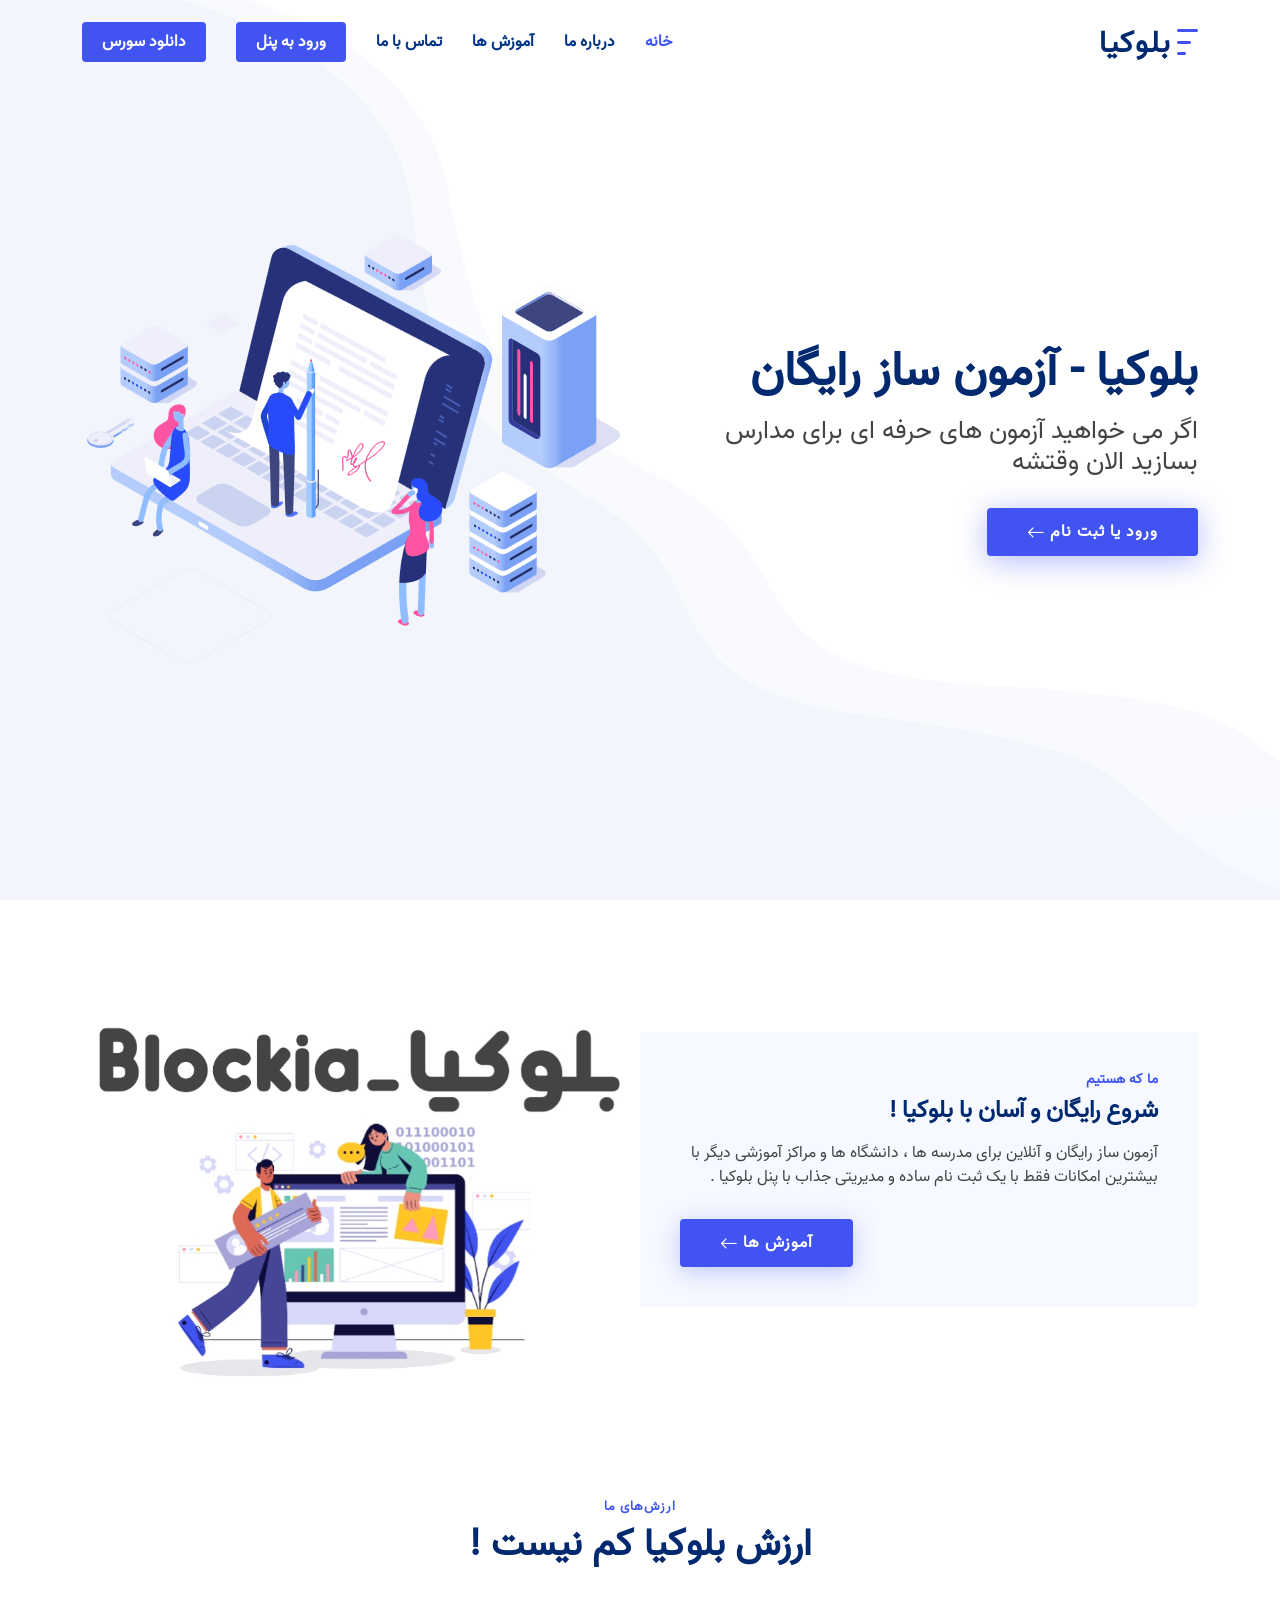
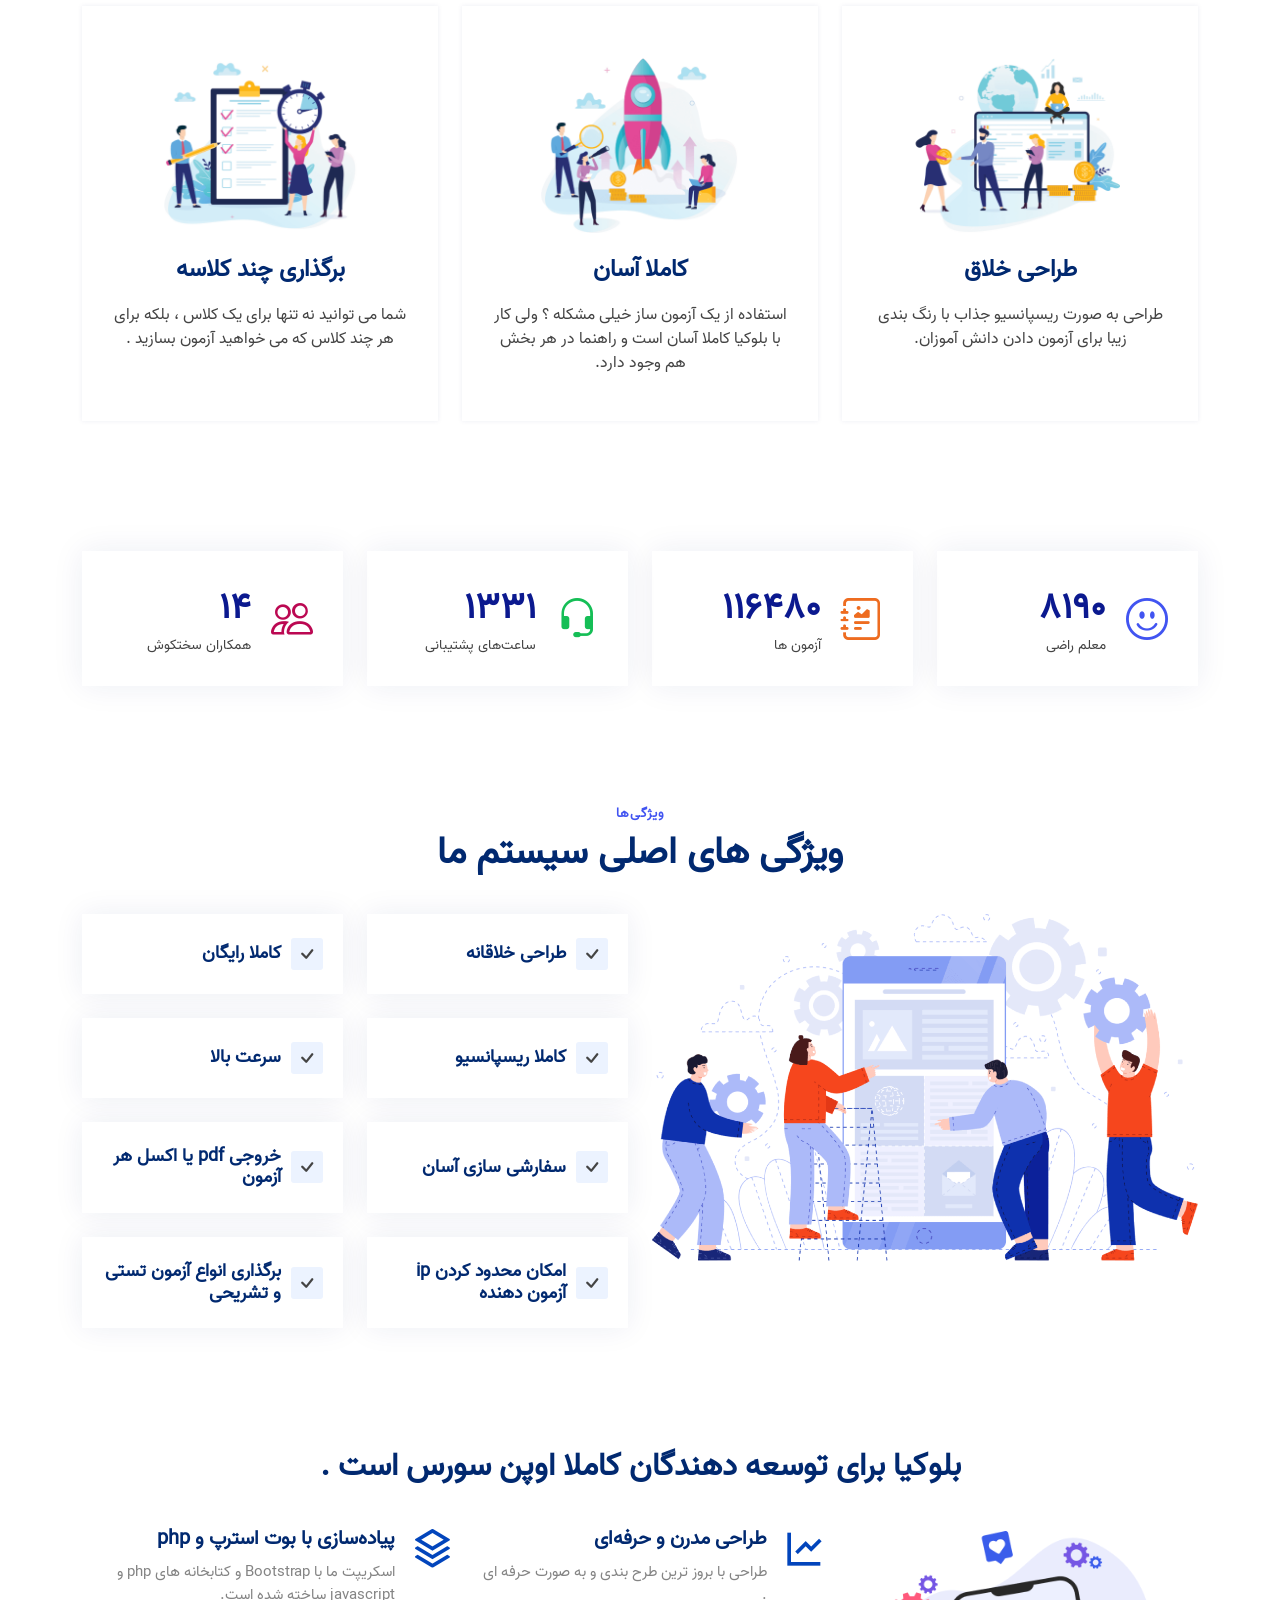
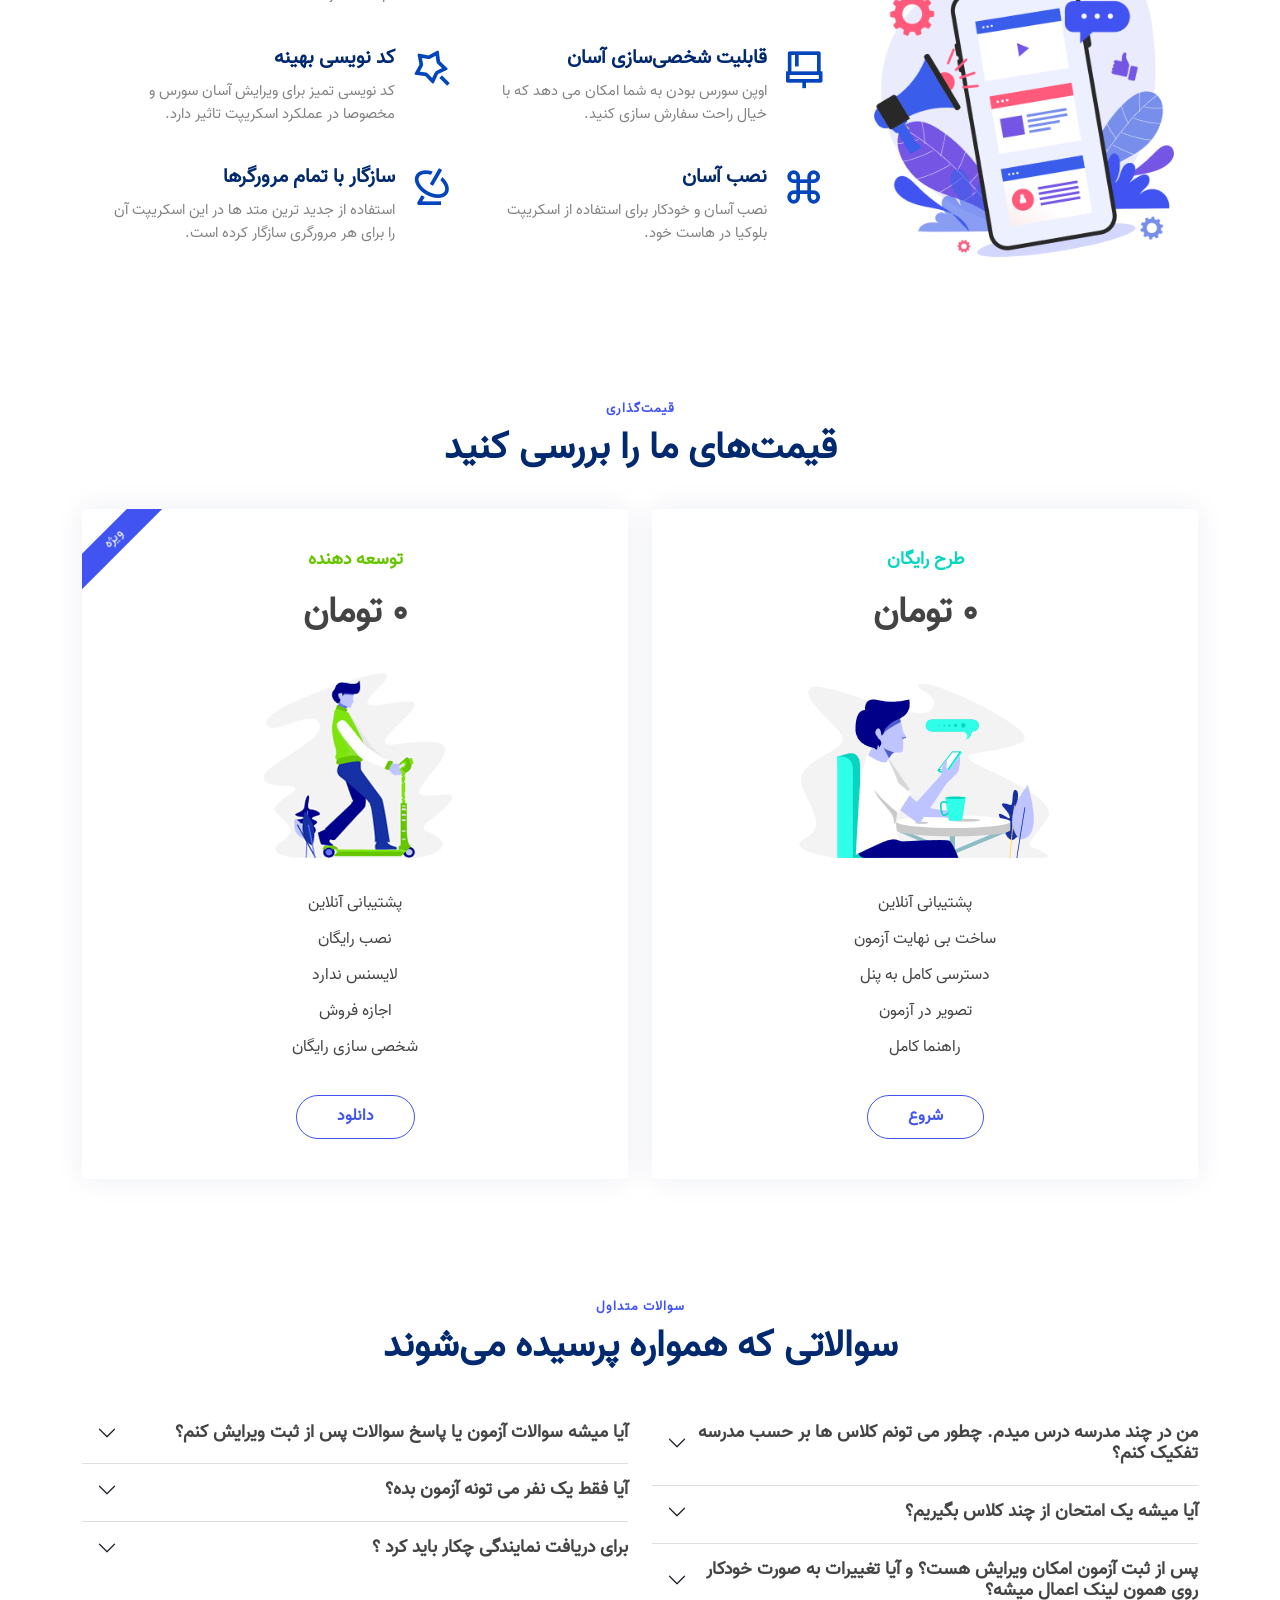
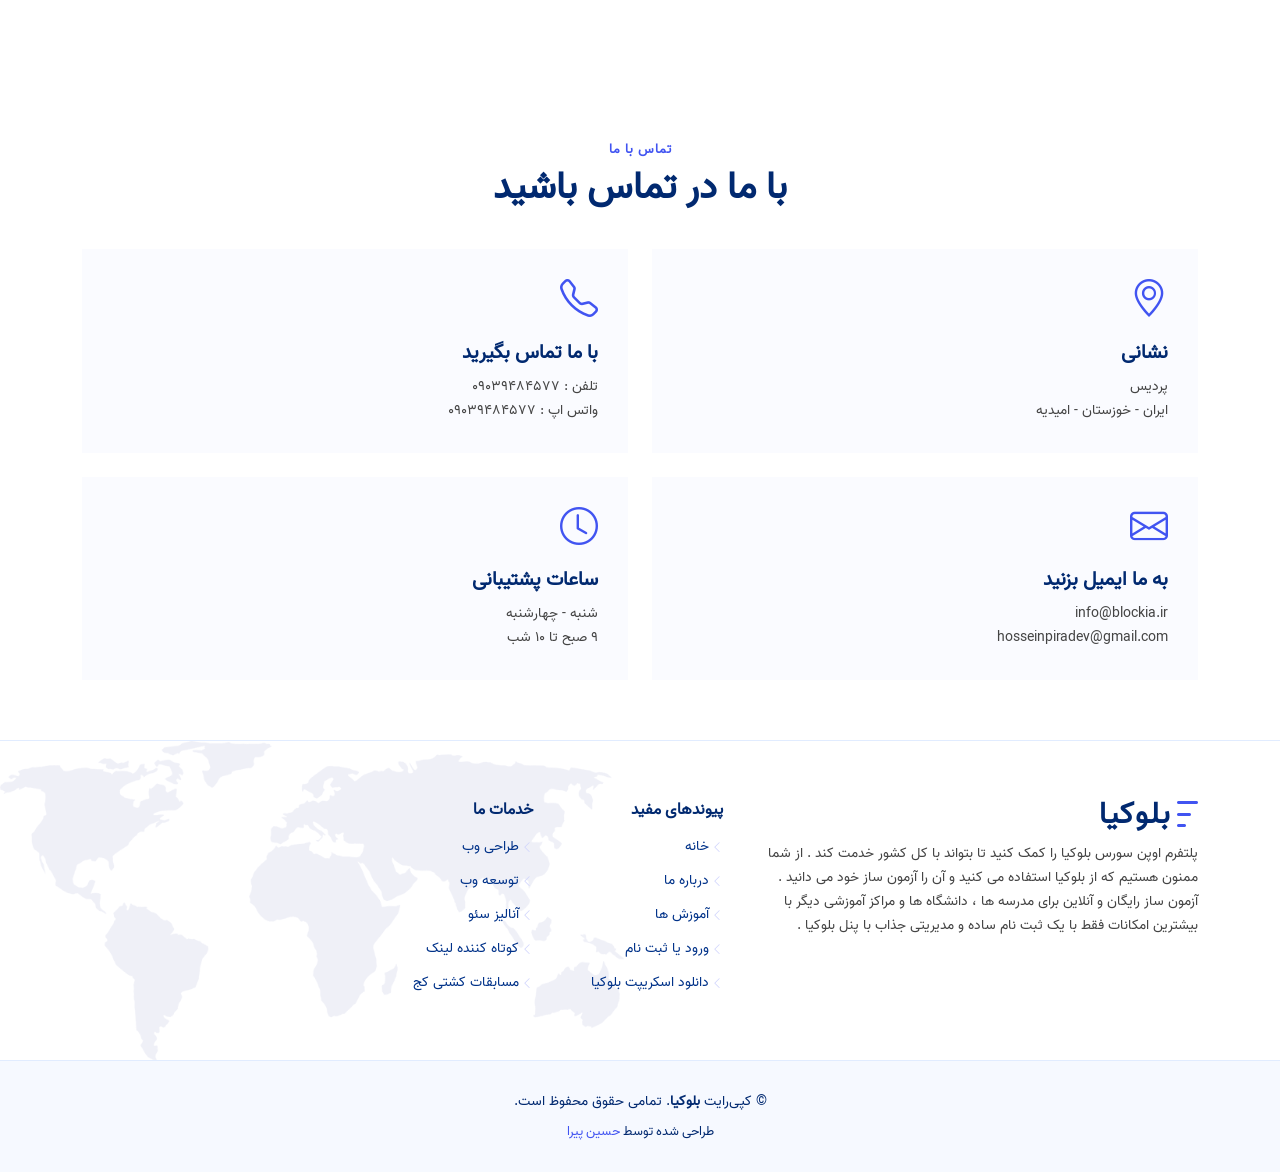
<file: index.html>
<!DOCTYPE html>
<html lang="en">
  <head>
  <meta charset="utf-8">
  <meta content="width=device-width, initial-scale=1.0" name="viewport">

  <title>بلوکیا - آزمون ساز رایگان و حرفه ای</title>
  <meta name="description" content="آزمون ساز آنلاین برای مدارس به صورت رایگان و حرفه ای و کاملا فارسی فقط در سایت بلوکیا ...">

  <meta name="keywords" content="بلوکیا, آزمون ساز رایگان, اسکریپت آزمون ساز, آزمون ساز رایگان, کلاس آنلاین مدارس, گرفتن آزمون آنلاین, ساخت آزمون آنلاین">

  <!-- Favicons -->
  <link href="images/favicon.png" rel="icon">
  <link href="images/apple-touch-icon.png" rel="apple-touch-icon">

  <!-- Google Fonts -->
  <link href="https://fonts.googleapis.com/css?family=Open+Sans:300,300i,400,400i,600,600i,700,700i|Nunito:300,300i,400,400i,600,600i,700,700i|Poppins:300,300i,400,400i,500,500i,600,600i,700,700i" rel="stylesheet">

  <!-- Vendor CSS Files -->
  <link href="css-home/aos.css" rel="stylesheet">
  <link href="css-home/bootstrap.min.css" rel="stylesheet">
  <link href="css-home/bootstrap-icons.css" rel="stylesheet">
  <link href="css-home/glightbox.min.css" rel="stylesheet">
  <link href="css-home/remixicon.css" rel="stylesheet">
  <link href="css-home/swiper-bundle.min.css" rel="stylesheet">

  <!-- Template Main CSS File -->
  <link href="css-home/style.css" rel="stylesheet">
  
</head>

<body>

  <!-- ======= Header ======= -->
  <header id="header" class="header fixed-top">
    <div class="container-fluid container-xl d-flex align-items-center justify-content-between">

      <a href="index.html" class="logo d-flex align-items-center">
        <img src="images/logo.png" alt>
        <span>بلوکیا</span>
      </a>

      <nav id="navbar" class="navbar">
        <ul>
          <li><a class="nav-link scrollto active" href="#hero">خانه</a></li>
          <li><a class="nav-link scrollto" href="#about">درباره ما</a></li>
          <li><a href="blog">آموزش ها</a></li>
          <li><a class="nav-link scrollto" href="#contact">تماس با ما</a></li>
          <li><a class="getstarted scrollto" href="admin/login.php">ورود به پنل</a></li>
          <li><a class="getstarted scrollto" href="blog/download">دانلود سورس</a></li>
        </ul>
        <i class="bi bi-list mobile-nav-toggle"></i>
      </nav><!-- .navbar -->

    </div>
  </header><!-- End Header -->

  <!-- ======= Hero Section ======= -->
  <section id="hero" class="hero d-flex align-items-center">

    <div class="container">
      <div class="row">
        <div class="col-lg-6 d-flex flex-column justify-content-center">
          <h1 data-aos="fade-up">بلوکیا - آزمون ساز رایگان</h1>
          <h2 data-aos="fade-up" data-aos-delay="400">اگر می خواهید آزمون های حرفه ای برای مدارس بسازید الان وقتشه</h2>
          <div data-aos="fade-up" data-aos-delay="600">
            <div class="text-center text-lg-end">
              <a href="admin/login.php" class="btn-get-started scrollto d-inline-flex align-items-center justify-content-center align-self-center">
                <span>ورود یا ثبت نام</span>
                <i class="bi bi-arrow-left"></i>
              </a>
            </div>
          </div>
        </div>
        <div class="col-lg-6 hero-img" data-aos="zoom-out" data-aos-delay="200">
          <img src="images/hero-img.png" class="img-fluid" alt>
        </div>
      </div>
    </div>

  </section><!-- End Hero -->

  <main id="main">
    <!-- ======= About Section ======= -->
    <section id="about" class="about">

      <div class="container" data-aos="fade-up">
        <div class="row gx-0">

          <div class="col-lg-6 d-flex flex-column justify-content-center" data-aos="fade-up" data-aos-delay="200">
            <div class="content">
              <h3>ما که هستیم</h3>
              <h2>شروع رایگان و آسان با بلوکیا !</h2>
              <p>
                آزمون ساز رایگان و آنلاین برای مدرسه ها ، دانشگاه ها و مراکز آموزشی دیگر با بیشترین امکانات فقط با یک ثبت نام ساده و مدیریتی جذاب با پنل بلوکیا .
              </p>
              <div class="text-center text-lg-start">
                <a href="blog" class="btn-read-more d-inline-flex align-items-center justify-content-center align-self-center">
                  <span>آموزش ها</span>
                  <i class="bi bi-arrow-left"></i>
                </a>
              </div>
            </div>
          </div>

          <div class="col-lg-6 d-flex align-items-center" data-aos="zoom-out" data-aos-delay="200">
            <img src="images/about.jpg" class="img-fluid" alt>
          </div>

        </div>
      </div>

    </section><!-- End About Section -->

    <!-- ======= Values Section ======= -->
    <section id="values" class="values">

      <div class="container" data-aos="fade-up">

        <header class="section-header">
          <h2>ارزش‌های ما</h2>
          <p>ارزش بلوکیا کم نیست !</p>
        </header>

        <div class="row">

          <div class="col-lg-4" data-aos="fade-up" data-aos-delay="200">
            <div class="box">
              <img src="images/values-1.png" class="img-fluid" alt>
              <h3>طراحی خلاق</h3>
              <p>طراحی به صورت ریسپانسیو جذاب با رنگ بندی زیبا برای آزمون دادن دانش آموزان.</p>
            </div>
          </div>

          <div class="col-lg-4 mt-4 mt-lg-0" data-aos="fade-up" data-aos-delay="400">
            <div class="box">
              <img src="images/values-2.png" class="img-fluid" alt>
              <h3>کاملا آسان</h3>
              <p>استفاده از یک آزمون ساز خیلی مشکله ؟ ولی کار با بلوکیا کاملا آسان است و راهنما در هر بخش هم وجود دارد.</p>
            </div>
          </div>

          <div class="col-lg-4 mt-4 mt-lg-0" data-aos="fade-up" data-aos-delay="600">
            <div class="box">
              <img src="images/values-3.png" class="img-fluid" alt>
              <h3>برگذاری چند کلاسه</h3>
              <p>شما می توانید نه تنها برای یک کلاس ، بلکه برای هر چند کلاس که می خواهید آزمون بسازید .</p>
            </div>
          </div>

        </div>

      </div>

    </section><!-- End Values Section -->

    <!-- ======= Counts Section ======= -->
    <section id="counts" class="counts">
      <div class="container" data-aos="fade-up">

        <div class="row gy-4">

          <div class="col-lg-3 col-md-6">
            <div class="count-box">
              <i class="bi bi-emoji-smile"></i>
              <div>
                <span data-purecounter-start="0" data-purecounter-end="9000" data-purecounter-duration="1" class="purecounter"></span>
                <p>معلم راضی</p>
              </div>
            </div>
          </div>

          <div class="col-lg-3 col-md-6">
            <div class="count-box">
              <i class="bi bi-journal-richtext" style="color: #ee6c20;"></i>
              <div>
                <span data-purecounter-start="0" data-purecounter-end="128000" data-purecounter-duration="1" class="purecounter"></span>
                <p>آزمون ها</p>
              </div>
            </div>
          </div>

          <div class="col-lg-3 col-md-6">
            <div class="count-box">
              <i class="bi bi-headset" style="color: #15be56;"></i>
              <div>
                <span data-purecounter-start="0" data-purecounter-end="1463" data-purecounter-duration="1" class="purecounter"></span>
                <p>ساعت‌های پشتیبانی</p>
              </div>
            </div>
          </div>

          <div class="col-lg-3 col-md-6">
            <div class="count-box">
              <i class="bi bi-people" style="color: #bb0852;"></i>
              <div>
                <span data-purecounter-start="0" data-purecounter-end="15" data-purecounter-duration="1" class="purecounter"></span>
                <p>همکاران سختکوش</p>
              </div>
            </div>
          </div>

        </div>

      </div>
    </section><!-- End Counts Section -->

    <!-- ======= Features Section ======= -->
    <section id="features" class="features">

      <div class="container" data-aos="fade-up">

        <header class="section-header">
          <h2>ویژگی‌ها</h2>
          <p>ویژگی های اصلی سیستم ما</p>
        </header>

        <div class="row">

          <div class="col-lg-6">
            <img src="images/features.png" class="img-fluid" alt>
          </div>

          <div class="col-lg-6 mt-5 mt-lg-0 d-flex">
            <div class="row align-self-center gy-4">

              <div class="col-md-6" data-aos="zoom-out" data-aos-delay="200">
                <div class="feature-box d-flex align-items-center">
                  <i class="bi bi-check"></i>
                  <h3>طراحی خلاقانه</h3>
                </div>
              </div>

              <div class="col-md-6" data-aos="zoom-out" data-aos-delay="300">
                <div class="feature-box d-flex align-items-center">
                  <i class="bi bi-check"></i>
                  <h3>کاملا رایگان</h3>
                </div>
              </div>

              <div class="col-md-6" data-aos="zoom-out" data-aos-delay="400">
                <div class="feature-box d-flex align-items-center">
                  <i class="bi bi-check"></i>
                  <h3>کاملا ریسپانسیو</h3>
                </div>
              </div>

              <div class="col-md-6" data-aos="zoom-out" data-aos-delay="500">
                <div class="feature-box d-flex align-items-center">
                  <i class="bi bi-check"></i>
                  <h3>سرعت بالا</h3>
                </div>
              </div>

              <div class="col-md-6" data-aos="zoom-out" data-aos-delay="600">
                <div class="feature-box d-flex align-items-center">
                  <i class="bi bi-check"></i>
                  <h3>سفارشی‌ سازی آسان</h3>
                </div>
              </div>

              <div class="col-md-6" data-aos="zoom-out" data-aos-delay="700">
                <div class="feature-box d-flex align-items-center">
                  <i class="bi bi-check"></i>
                  <h3>خروجی pdf یا اکسل هر آزمون</h3>
                </div>
              </div>
              
              <div class="col-md-6" data-aos="zoom-out" data-aos-delay="600">
                <div class="feature-box d-flex align-items-center">
                  <i class="bi bi-check"></i>
                  <h3>امکان محدود کردن ip آزمون دهنده</h3>
                </div>
              </div>
              
              <div class="col-md-6" data-aos="zoom-out" data-aos-delay="600">
                <div class="feature-box d-flex align-items-center">
                  <i class="bi bi-check"></i>
                  <h3>برگذاری انواع آزمون تستی و تشریحی</h3>
                </div>
              </div>

            </div>
          </div>

        </div> <!-- / row -->

        <!-- Feature Icons -->
        <div class="row feature-icons" data-aos="fade-up">
          <h3>بلوکیا برای توسعه دهندگان کاملا اوپن سورس است .</h3>

          <div class="row">

            <div class="col-xl-4 text-center" data-aos="fade-right" data-aos-delay="100">
              <img src="images/features-3.png" class="img-fluid p-4" alt>
            </div>

            <div class="col-xl-8 d-flex content">
              <div class="row align-self-center gy-4">

                <div class="col-md-6 icon-box" data-aos="fade-up">
                  <i class="ri-line-chart-line"></i>
                  <div>
                    <h4>طراحی مدرن و حرفه‌ای</h4>
                    <p>طراحی با بروز ترین طرح بندی و به صورت حرفه ای .</p>
                  </div>
                </div>

                <div class="col-md-6 icon-box" data-aos="fade-up" data-aos-delay="100">
                  <i class="ri-stack-line"></i>
                  <div>
                    <h4> پیاده‌سازی با بوت استرپ و php</h4>
                    <p>اسکریپت ما با Bootstrap و کتابخانه های php و javascript ساخته شده است.</p>
                  </div>
                </div>

                <div class="col-md-6 icon-box" data-aos="fade-up" data-aos-delay="200">
                  <i class="ri-brush-4-line"></i>
                  <div>
                    <h4>قابلیت شخصی‌سازی آسان</h4>
                    <p>اوپن سورس بودن به شما امکان می دهد که با خیال راحت سفارش سازی کنید.</p>
                  </div>
                </div>

                <div class="col-md-6 icon-box" data-aos="fade-up" data-aos-delay="300">
                  <i class="ri-magic-line"></i>
                  <div>
                    <h4>کد نویسی بهینه</h4>
                    <p>کد نویسی تمیز برای ویرایش آسان سورس و مخصوصا در عملکرد اسکریپت تاثیر دارد.</p>
                  </div>
                </div>

                <div class="col-md-6 icon-box" data-aos="fade-up" data-aos-delay="400">
                  <i class="ri-command-line"></i>
                  <div>
                    <h4>نصب آسان</h4>
                    <p>نصب آسان و خودکار برای استفاده از اسکریپت بلوکیا در هاست خود.</p>
                  </div>
                </div>

                <div class="col-md-6 icon-box" data-aos="fade-up" data-aos-delay="500">
                  <i class="ri-radar-line"></i>
                  <div>
                    <h4>سازگار با تمام مرورگر‌ها</h4>
                    <p>استفاده از جدید ترین متد ها در این اسکریپت آن را برای هر مرورگری سازگار کرده است.</p>
                  </div>
                </div>

              </div>
            </div>

          </div>

        </div><!-- End Feature Icons -->

      </div>

    </section><!-- End Features Section -->
    
    <!-- ======= Pricing Section ======= -->
    <section id="pricing" class="pricing">

      <div class="container" data-aos="fade-up">

        <header class="section-header">
          <h2>قیمت‌گذاری</h2>
          <p>قیمت‌های ما را بررسی کنید</p>
        </header>

        <div class="row gy-4" data-aos="fade-left">

          <div class="col-lg-6 col-md-6" data-aos="zoom-in" data-aos-delay="100">
            <div class="box">
              <h3 style="color: #07d5c0;">طرح رایگان</h3>
              <div class="price">0 تومان</div>
              <img src="images/pricing-free.png" class="img-fluid" alt>
              <ul>
                <li>پشتیبانی آنلاین</li>
                <li>ساخت بی نهایت آزمون</li>
                <li>دسترسی کامل به پنل</li>
                <li>تصویر در آزمون</li>
                <li>راهنما کامل</li>
              </ul>
              <a href="admin/login.php" class="btn-buy">شروع</a>
            </div>
          </div>

          <div class="col-lg-6 col-md-4" data-aos="zoom-in" data-aos-delay="200">
            <div class="box">
              <span class="featured">ویژه</span>
              <h3 style="color: #65c600;">توسعه دهنده</h3>
              <div class="price">0 تومان</div>
              <img src="images/pricing-starter.png" class="img-fluid" alt>
              <ul>
                <li>پشتیبانی آنلاین</li>
                <li>نصب رایگان</li>
                <li>لایسنس ندارد</li>
                <li>اجازه فروش</li>
                <li>شخصی سازی رایگان</li>
              </ul>
              <a href="blog/download" class="btn-buy">دانلود</a>
            </div>
          </div>

        </div>

      </div>

    </section><!-- End Pricing Section -->

    <!-- ======= F.A.Q Section ======= -->
    <section id="faq" class="faq">

      <div class="container" data-aos="fade-up">

        <header class="section-header">
          <h2>سوالات متداول</h2>
          <p>سوالاتی که همواره پرسیده می‌شوند</p>
        </header>

        <div class="row">
          <div class="col-lg-6">
            <!-- F.A.Q List 1-->
            <div class="accordion accordion-flush" id="faqlist1">
              <div class="accordion-item">
                <h2 class="accordion-header">
                  <button class="accordion-button collapsed" type="button" data-bs-toggle="collapse" data-bs-target="#faq-content-1">
                    من در چند مدرسه  درس میدم. چطور می تونم کلاس ها بر حسب مدرسه تفکیک کنم؟
                    </button>
                </h2>
                <div id="faq-content-1" class="accordion-collapse collapse" data-bs-parent="#faqlist1">
                  <div class="accordion-body">
          این نرم افزار معلم محور است. بنابراین  قسمت مجزای برای درج مدرسه نیست. ولی می تونید توی قسمت  کلاس بعد از نام
		  کلاس نام مدرسه تون قرار بدید.  این  طوری اگه  کلاس های مشترکی در مدارس مختلف دارید تفکیک می شوند.
		  به تصویر زیر توجه کنید: <br/>
		  <img src="help/h01.PNG?dd" class="mw-100" />
                  </div>
                </div>
              </div>

              <div class="accordion-item">
                <h2 class="accordion-header">
                  <button class="accordion-button collapsed" type="button" data-bs-toggle="collapse" data-bs-target="#faq-content-2">
                    آیا میشه  یک امتحان از چند کلاس بگیریم؟
                  </button>
                </h2>
                <div id="faq-content-2" class="accordion-collapse collapse" data-bs-parent="#faqlist1">
                  <div class="accordion-body">
                    بله کافیه فقط در هنگام ثبت یا ویرایش آزمون چند کلاس انتخاب کنید . توجه کنید بعد از تغییرات دکمه ثبت اطلاعات آزمون بزنید <br />
                    <img src="help/h02.PNG" class="mw-100" />
                  </div>
                </div>
              </div>

              <div class="accordion-item">
                <h2 class="accordion-header">
                  <button class="accordion-button collapsed" type="button" data-bs-toggle="collapse" data-bs-target="#faq-content-3">
                    پس از ثبت آزمون  امکان ویرایش هست؟ و آیا تغییرات  به  صورت خودکار روی همون لینک اعمال میشه؟
                  </button>
                </h2>
                <div id="faq-content-3" class="accordion-collapse collapse" data-bs-parent="#faqlist1">
                  <div class="accordion-body">
                    بله، تغییرات به صورت خودکار روی همون لینک اعمال میشه. نیازی به ارسال مجدد لینک آزمون نیست. مثلا زمان آزمون یا تاریخ آزمون تغییر میدید به صورت خودکار در لحظه اطلاعات آزمون برای دانش آموزان تغییر پیدا میکنه.
                    فقط توجه کنید پس از هر تغییر گزینه ثبت اطلاعات آزمون بزنید تا تغییرات جدید اعمال بشه
                    
                    در صورتیکه پس از شروع آزمون تغییراتی در آزمون اعمال کنید تاثیری بر آزمون دانش آموزانی که وارد آزمون شدند نخواهد گذاشت. بنابراین تغییرات را حتما پیش از شروع آزمون اعمال کنید
                  </div>
                </div>
              </div>

            </div>
          </div>

          <div class="col-lg-6">

            <!-- F.A.Q List 2-->
            <div class="accordion accordion-flush" id="faqlist2">

              <div class="accordion-item">
                <h2 class="accordion-header">
                  <button class="accordion-button collapsed" type="button" data-bs-toggle="collapse" data-bs-target="#faq2-content-1">
                    آیا میشه  سوالات  آزمون  یا پاسخ  سوالات پس از ثبت ویرایش کنم؟
                  </button>
                </h2>
                <div id="faq2-content-1" class="accordion-collapse collapse" data-bs-parent="#faqlist2">
                  <div class="accordion-body">
                    بله، فقط باید توجه کنید که حتما تغییرات در سوال پیش از شروع آزمون باشه. چرا که زمانیکه دانش آموز وارد آزمون میشه اطلاعات سوالات به هراه پاسخ به صورت خلاصه شده در برای هر دانش آموز در مکانی ذخیره میشود. و سیستم بر اساس پاسخ سوالاتی که ذخیره شده آزمون تصحیح خواهد کرد. در نتیجه در صورتیکه پس از شروع آزمون پاسخ سوالات تغییر بدهید تاثیری بر نتیجه آزمون دانش آموزانی که وارد آزمون شدند نخواهد گذاشت. البته برای دانش آموزانی که بعد از تغییرات شما وارد آزمون بشوند اثر خواهد داشت. اما چرا سیستم این طوری طراحی شده علت اینکه در صورتیکه به هر دلیل سوالات یا پاسخ ها پس از شروع آزمون حذف بشوند خطایی در محاسبه نمره دانش آموز رخ ندهد.
                  </div>
                </div>
              </div>

              <div class="accordion-item">
                <h2 class="accordion-header">
                  <button class="accordion-button collapsed" type="button" data-bs-toggle="collapse" data-bs-target="#faq2-content-2">
                    آیا فقط یک نفر می تونه آزمون بده؟
                  </button>
                </h2>
                <div id="faq2-content-2" class="accordion-collapse collapse" data-bs-parent="#faqlist2">
                  <div class="accordion-body">
                    خیر <br />
                    اما چرا وقتی یکی آزمون میده نفر بعدی که می خواد آزمون بده جلوش میگیره و نمره نفر قبلی رو نشون میده؟ <br />
                    علت اینکه سیستم بر اساس آی پی اینترنت کاربر جلو دوباره آزمون دادن یک نفر می گیره و وقتیکه نفر بعدی می خواد آزمون بده نمره نفر قبلی ظاهر میشه. در واقع سیستم برای نفر دوم بسته شده. البته برای دیگران باز است. دیگران به راحتی می تونند امتحان بدند.چرا که آی پی اینترنت شون با شما فرق میکنه. توجه کنید اگر از چند گوشی استفاده می کنید و همه گوشی ها به یک اینترنت متصل باشند مثلا همه به وای فای متصل باشند. بدلیل اینکه آی پی همه گوشی ها یکی میشه آزمون برای همه گوشی های که به اون وای فای متصل شدند بسته میشه.
                  </div>
                </div>
              </div>

              <div class="accordion-item">
                <h2 class="accordion-header">
                  <button class="accordion-button collapsed" type="button" data-bs-toggle="collapse" data-bs-target="#faq2-content-3">
                    برای دریافت نمایندگی چکار باید کرد ؟
                  </button>
                </h2>
                <div id="faq2-content-3" class="accordion-collapse collapse" data-bs-parent="#faqlist2">
                  <div class="accordion-body">
                    فقط کافیست یک هاست و یک دامنه داشته باشید و اسکریپت ما را در هر جای آن خوتستید نصب کتید .<br>
                    توجه داشته باشید که سفارش سازی را رایگان انجام می دهیم و حتی نصب آن هم رایگانه .
                  </div>
                </div>
              </div>

            </div>
          </div>

        </div>

      </div>

    </section><!-- End F.A.Q Section -->

    <!-- ======= Contact Section ======= -->
    <section id="contact" class="contact">

      <div class="container" data-aos="fade-up">

        <header class="section-header">
          <h2>تماس با ما</h2>
          <p>با ما در تماس باشید</p>
        </header>

        <div class="row gy-4">

          <div class="col-lg-12">

            <div class="row gy-4">
              <div class="col-md-6">
                <div class="info-box">
                  <i class="bi bi-geo-alt"></i>
                  <h3>نشانی</h3>
                  <p>پردیس<br>ایران - خوزستان - امیدیه</p>
                </div>
              </div>
              <div class="col-md-6">
                <div class="info-box">
                  <i class="bi bi-telephone"></i>
                  <h3>با ما تماس بگیرید</h3>
                  <p>تلفن : 09039484577<br>واتس اپ : 09039484577</p>
                </div>
              </div>
              <div class="col-md-6">
                <div class="info-box">
                  <i class="bi bi-envelope"></i>
                  <h3>به ما ایمیل بزنید</h3>
                  <p>info@blockia.ir<br>hosseinpiradev@gmail.com</p>
                </div>
              </div>
              <div class="col-md-6">
                <div class="info-box">
                  <i class="bi bi-clock"></i>
                  <h3>ساعات پشتیبانی</h3>
                  <p>شنبه - چهارشنبه<br>9 صبح تا 10 شب</p>
                </div>
              </div>
            </div>

          </div>

        </div>

      </div>

    </section><!-- End Contact Section -->

  </main><!-- End #main -->

  <!-- ======= Footer ======= -->
  <footer id="footer" class="footer">

    <div class="footer-top">
      <div class="container">
        <div class="row gy-4">
          <div class="col-lg-5 col-md-12 footer-info">
            <a href="index.php" class="logo d-flex align-items-center">
              <img src="images/logo.png" alt>
              <span>بلوکیا</span>
            </a>
            <p>پلتفرم اوپن سورس بلوکیا را کمک کنید تا بتواند با کل کشور خدمت کند . از شما ممنون هستیم که از بلوکیا استفاده می کنید و آن را آزمون ساز خود می دانید .<br>
آزمون ساز رایگان و آنلاین برای مدرسه ها ، دانشگاه ها و مراکز آموزشی دیگر با بیشترین امکانات فقط با یک ثبت نام ساده و مدیریتی جذاب با پنل بلوکیا .</p>
          </div>

          <div class="col-lg-2 col-6 footer-links">
            <h4>پیوند‌های مفید</h4>
            <ul>
              <li><i class="bi bi-chevron-left"></i> <a href="#">خانه</a></li>
              <li><i class="bi bi-chevron-left"></i> <a href="#about">درباره ما</a></li>
              <li><i class="bi bi-chevron-left"></i> <a href="blog">آموزش ها</a></li>
              <li><i class="bi bi-chevron-left"></i> <a href="admin/login.php">ورود یا ثبت نام</a></li>
              <li><i class="bi bi-chevron-left"></i> <a href="blog/download">دانلود اسکریپت بلوکیا</a></li>
            </ul>
          </div>

          <div class="col-lg-2 col-6 footer-links">
            <h4>خدمات ما</h4>
            <ul>
              <li><i class="bi bi-chevron-left"></i> <a href="https://hosseinpira.ir">طراحی وب</a></li>
              <li><i class="bi bi-chevron-left"></i> <a href="https://designc.ir">توسعه وب</a></li>
              <li><i class="bi bi-chevron-left"></i> <a href="https://seolozhist.ir">آنالیز سئو</a></li>
              <li><i class="bi bi-chevron-left"></i> <a href="https://bioig.ir">کوتاه کننده لینک</a></li>
              <li><i class="bi bi-chevron-left"></i> <a href="https://wrestlingco.ir">مسابقات کشتی کج</a></li>
            </ul>
          </div>

        </div>
      </div>
    </div>

    <div class="container">
      <div class="copyright">
        © کپی‌رایت <strong><span>بلوکیا</span></strong>. تمامی حقوق محفوظ است.
      </div>
      <div class="credits">
        <!-- All the links in the footer should remain intact. -->
        <!-- You can delete the links only if you purchased the pro version. -->
        طراحی شده توسط <a href="https://hosseinpira.ir"> حسین پیرا</a>
      </div>
    </div>
  </footer><!-- End Footer -->

  <a href="#" class="back-to-top d-flex align-items-center justify-content-center"><i class="bi bi-arrow-up-short"></i></a>

  <!-- Vendor JS Files -->
  <script src="js/purecounter.js"></script>
  <script src="js/aos.js"></script>
  <script src="js/bootstrap.bundle.min.js"></script>
  <script src="js/glightbox.min.js"></script>
  <script src="js/isotope.pkgd.min.js"></script>
  <script src="js/swiper-bundle.min.js"></script>
  <script src="js/validate.js"></script>

  <!-- Template Main JS File -->
  <script src="js/main.js"></script>



</body></html>
</file>
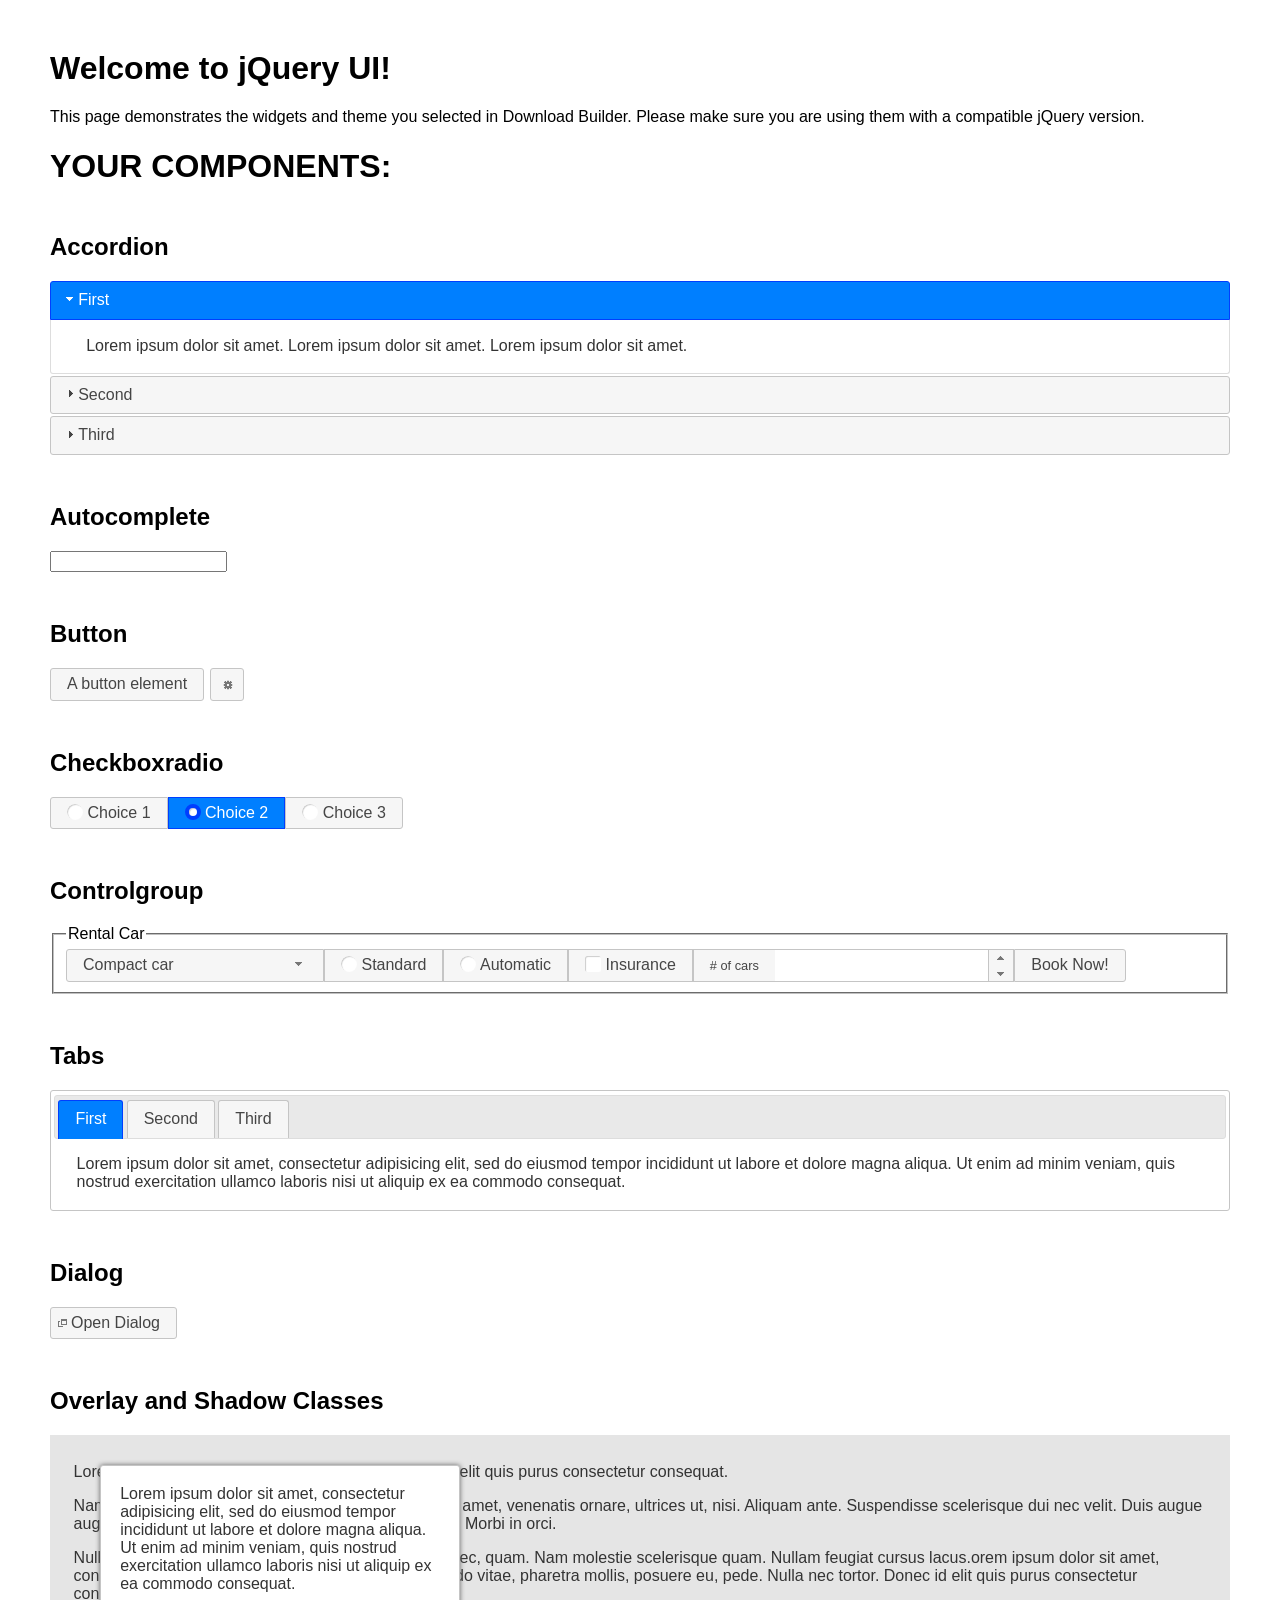
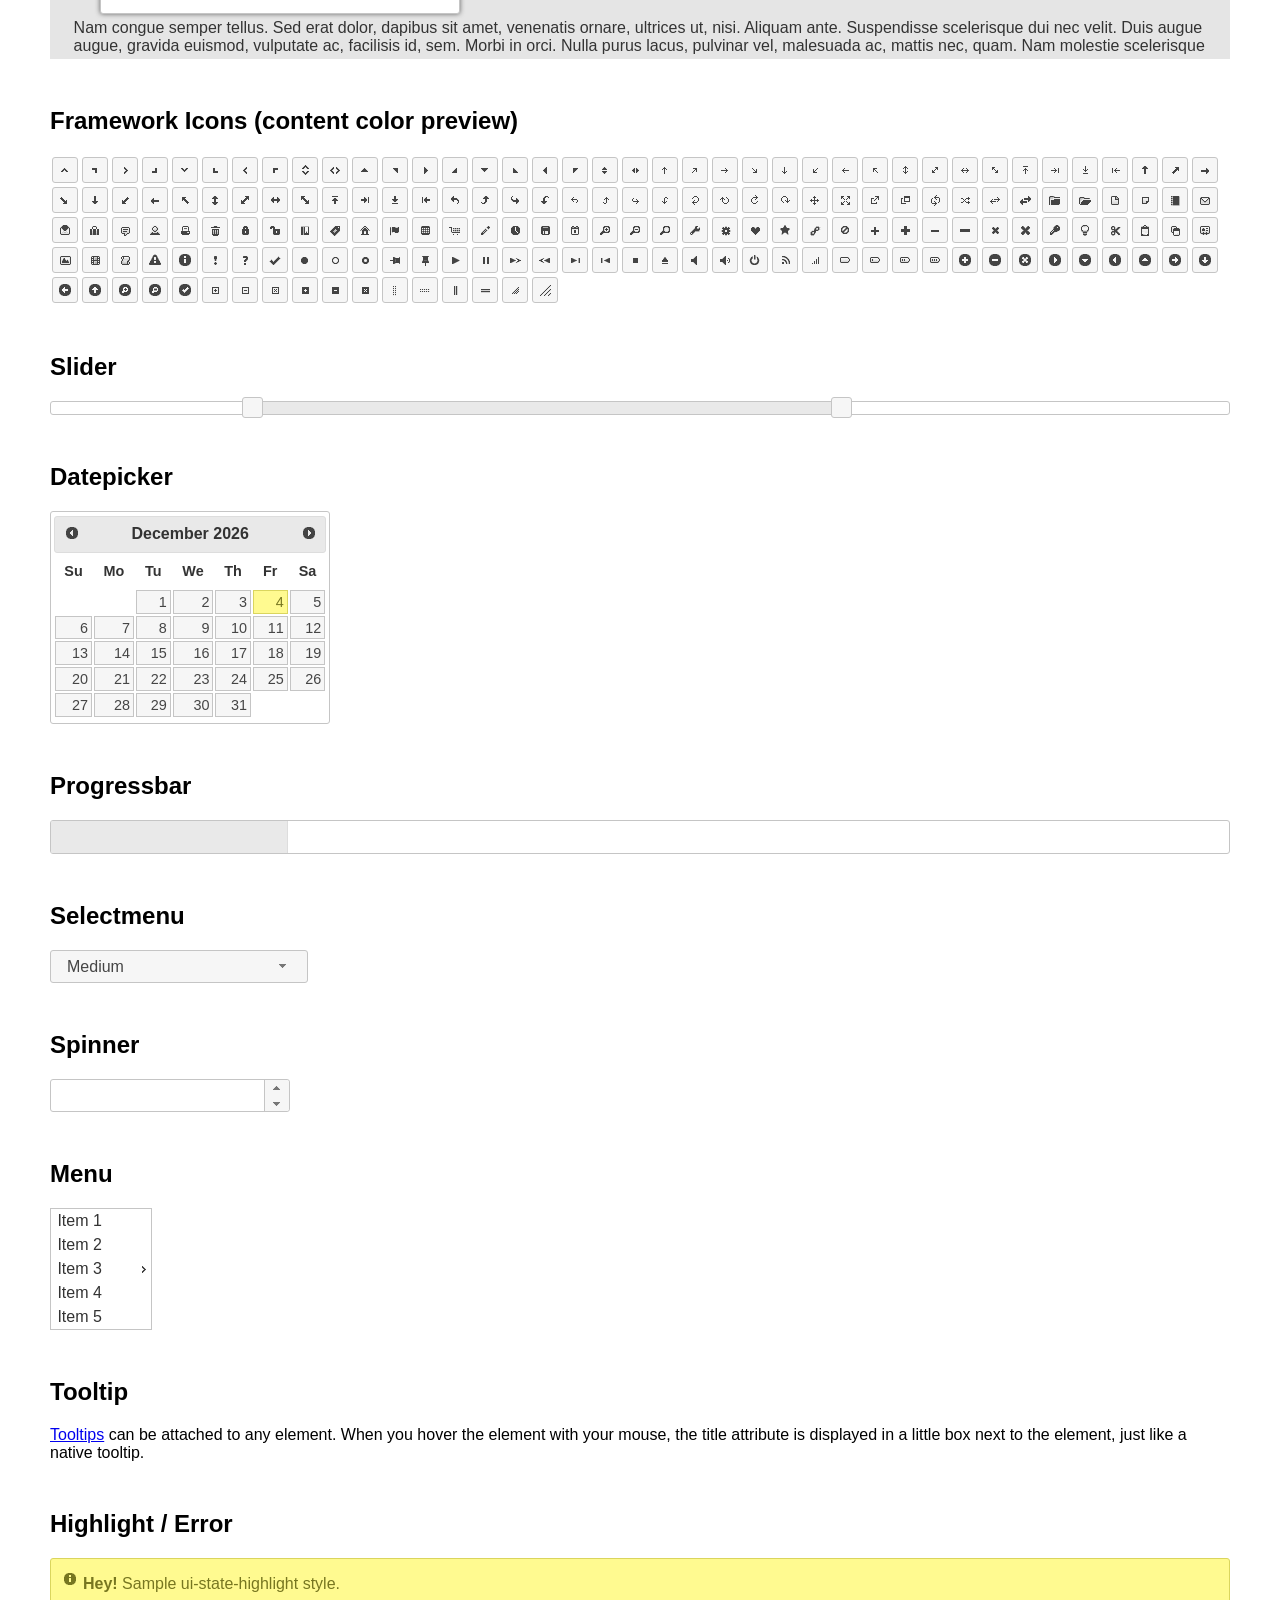
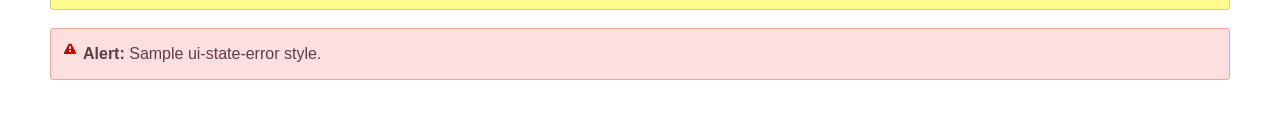
<file: lib/jquery-ui/index.html>
<!doctype html>
<html lang="us">
<head>
	<meta charset="utf-8">
	<title>jQuery UI Example Page</title>
	<link href="jquery-ui.css" rel="stylesheet">
	<style>
	body{
		font-family: "Trebuchet MS", sans-serif;
		margin: 50px;
	}
	.demoHeaders {
		margin-top: 2em;
	}
	#dialog-link {
		padding: .4em 1em .4em 20px;
		text-decoration: none;
		position: relative;
	}
	#dialog-link span.ui-icon {
		margin: 0 5px 0 0;
		position: absolute;
		left: .2em;
		top: 50%;
		margin-top: -8px;
	}
	#icons {
		margin: 0;
		padding: 0;
	}
	#icons li {
		margin: 2px;
		position: relative;
		padding: 4px 0;
		cursor: pointer;
		float: left;
		list-style: none;
	}
	#icons span.ui-icon {
		float: left;
		margin: 0 4px;
	}
	.fakewindowcontain .ui-widget-overlay {
		position: absolute;
	}
	select {
		width: 200px;
	}
	</style>
</head>
<body>

<h1>Welcome to jQuery UI!</h1>

<div class="ui-widget">
	<p>This page demonstrates the widgets and theme you selected in Download Builder. Please make sure you are using them with a compatible jQuery version.</p>
</div>

<h1>YOUR COMPONENTS:</h1>


<!-- Accordion -->
<h2 class="demoHeaders">Accordion</h2>
<div id="accordion">
	<h3>First</h3>
	<div>Lorem ipsum dolor sit amet. Lorem ipsum dolor sit amet. Lorem ipsum dolor sit amet.</div>
	<h3>Second</h3>
	<div>Phasellus mattis tincidunt nibh.</div>
	<h3>Third</h3>
	<div>Nam dui erat, auctor a, dignissim quis.</div>
</div>



<!-- Autocomplete -->
<h2 class="demoHeaders">Autocomplete</h2>
<div>
	<input id="autocomplete" title="type &quot;a&quot;">
</div>



<!-- Button -->
<h2 class="demoHeaders">Button</h2>
<button id="button">A button element</button>
<button id="button-icon">An icon-only button</button>



<!-- Checkboxradio -->
<h2 class="demoHeaders">Checkboxradio</h2>
<form style="margin-top: 1em;">
	<div id="radioset">
		<input type="radio" id="radio1" name="radio"><label for="radio1">Choice 1</label>
		<input type="radio" id="radio2" name="radio" checked="checked"><label for="radio2">Choice 2</label>
		<input type="radio" id="radio3" name="radio"><label for="radio3">Choice 3</label>
	</div>
</form>



<!-- Controlgroup -->
<h2 class="demoHeaders">Controlgroup</h2>
<fieldset>
	<legend>Rental Car</legend>
	<div id="controlgroup">
		<select id="car-type">
			<option>Compact car</option>
			<option>Midsize car</option>
			<option>Full size car</option>
			<option>SUV</option>
			<option>Luxury</option>
			<option>Truck</option>
			<option>Van</option>
		</select>
		<label for="transmission-standard">Standard</label>
		<input type="radio" name="transmission" id="transmission-standard">
		<label for="transmission-automatic">Automatic</label>
		<input type="radio" name="transmission" id="transmission-automatic">
		<label for="insurance">Insurance</label>
		<input type="checkbox" name="insurance" id="insurance">
		<label for="horizontal-spinner" class="ui-controlgroup-label"># of cars</label>
		<input id="horizontal-spinner" class="ui-spinner-input">
		<button>Book Now!</button>
	</div>
</fieldset>



<!-- Tabs -->
<h2 class="demoHeaders">Tabs</h2>
<div id="tabs">
	<ul>
		<li><a href="#tabs-1">First</a></li>
		<li><a href="#tabs-2">Second</a></li>
		<li><a href="#tabs-3">Third</a></li>
	</ul>
	<div id="tabs-1">Lorem ipsum dolor sit amet, consectetur adipisicing elit, sed do eiusmod tempor incididunt ut labore et dolore magna aliqua. Ut enim ad minim veniam, quis nostrud exercitation ullamco laboris nisi ut aliquip ex ea commodo consequat.</div>
	<div id="tabs-2">Phasellus mattis tincidunt nibh. Cras orci urna, blandit id, pretium vel, aliquet ornare, felis. Maecenas scelerisque sem non nisl. Fusce sed lorem in enim dictum bibendum.</div>
	<div id="tabs-3">Nam dui erat, auctor a, dignissim quis, sollicitudin eu, felis. Pellentesque nisi urna, interdum eget, sagittis et, consequat vestibulum, lacus. Mauris porttitor ullamcorper augue.</div>
</div>



<h2 class="demoHeaders">Dialog</h2>
<p>
	<button id="dialog-link" class="ui-button ui-corner-all ui-widget">
		<span class="ui-icon ui-icon-newwin"></span>Open Dialog
	</button>
</p>

<h2 class="demoHeaders">Overlay and Shadow Classes</h2>
<div style="position: relative; width: 96%; height: 200px; padding:1% 2%; overflow:hidden;" class="fakewindowcontain">
	<p>Lorem ipsum dolor sit amet,  Nulla nec tortor. Donec id elit quis purus consectetur consequat. </p><p>Nam congue semper tellus. Sed erat dolor, dapibus sit amet, venenatis ornare, ultrices ut, nisi. Aliquam ante. Suspendisse scelerisque dui nec velit. Duis augue augue, gravida euismod, vulputate ac, facilisis id, sem. Morbi in orci. </p><p>Nulla purus lacus, pulvinar vel, malesuada ac, mattis nec, quam. Nam molestie scelerisque quam. Nullam feugiat cursus lacus.orem ipsum dolor sit amet, consectetur adipiscing elit. Donec libero risus, commodo vitae, pharetra mollis, posuere eu, pede. Nulla nec tortor. Donec id elit quis purus consectetur consequat. </p><p>Nam congue semper tellus. Sed erat dolor, dapibus sit amet, venenatis ornare, ultrices ut, nisi. Aliquam ante. Suspendisse scelerisque dui nec velit. Duis augue augue, gravida euismod, vulputate ac, facilisis id, sem. Morbi in orci. Nulla purus lacus, pulvinar vel, malesuada ac, mattis nec, quam. Nam molestie scelerisque quam. </p><p>Nullam feugiat cursus lacus.orem ipsum dolor sit amet, consectetur adipiscing elit. Donec libero risus, commodo vitae, pharetra mollis, posuere eu, pede. Nulla nec tortor. Donec id elit quis purus consectetur consequat. Nam congue semper tellus. Sed erat dolor, dapibus sit amet, venenatis ornare, ultrices ut, nisi. Aliquam ante. </p><p>Suspendisse scelerisque dui nec velit. Duis augue augue, gravida euismod, vulputate ac, facilisis id, sem. Morbi in orci. Nulla purus lacus, pulvinar vel, malesuada ac, mattis nec, quam. Nam molestie scelerisque quam. Nullam feugiat cursus lacus.orem ipsum dolor sit amet, consectetur adipiscing elit. Donec libero risus, commodo vitae, pharetra mollis, posuere eu, pede. Nulla nec tortor. Donec id elit quis purus consectetur consequat. Nam congue semper tellus. Sed erat dolor, dapibus sit amet, venenatis ornare, ultrices ut, nisi. </p>

	<!-- ui-dialog -->
	<div class="ui-widget-overlay ui-front"></div>
	<div style="position: absolute; width: 320px; left: 50px; top: 30px; padding: 1.2em" class="ui-widget ui-front ui-widget-content ui-corner-all ui-widget-shadow">
		Lorem ipsum dolor sit amet, consectetur adipisicing elit, sed do eiusmod tempor incididunt ut labore et dolore magna aliqua. Ut enim ad minim veniam, quis nostrud exercitation ullamco laboris nisi ut aliquip ex ea commodo consequat.
	</div>

</div>

<!-- ui-dialog -->
<div id="dialog" title="Dialog Title">
	<p>Lorem ipsum dolor sit amet, consectetur adipisicing elit, sed do eiusmod tempor incididunt ut labore et dolore magna aliqua. Ut enim ad minim veniam, quis nostrud exercitation ullamco laboris nisi ut aliquip ex ea commodo consequat.</p>
</div>



<h2 class="demoHeaders">Framework Icons (content color preview)</h2>
<ul id="icons" class="ui-widget ui-helper-clearfix">
	<li class="ui-state-default ui-corner-all" title=".ui-icon-caret-1-n"><span class="ui-icon ui-icon-caret-1-n"></span></li>
	<li class="ui-state-default ui-corner-all" title=".ui-icon-caret-1-ne"><span class="ui-icon ui-icon-caret-1-ne"></span></li>
	<li class="ui-state-default ui-corner-all" title=".ui-icon-caret-1-e"><span class="ui-icon ui-icon-caret-1-e"></span></li>
	<li class="ui-state-default ui-corner-all" title=".ui-icon-caret-1-se"><span class="ui-icon ui-icon-caret-1-se"></span></li>
	<li class="ui-state-default ui-corner-all" title=".ui-icon-caret-1-s"><span class="ui-icon ui-icon-caret-1-s"></span></li>
	<li class="ui-state-default ui-corner-all" title=".ui-icon-caret-1-sw"><span class="ui-icon ui-icon-caret-1-sw"></span></li>
	<li class="ui-state-default ui-corner-all" title=".ui-icon-caret-1-w"><span class="ui-icon ui-icon-caret-1-w"></span></li>
	<li class="ui-state-default ui-corner-all" title=".ui-icon-caret-1-nw"><span class="ui-icon ui-icon-caret-1-nw"></span></li>
	<li class="ui-state-default ui-corner-all" title=".ui-icon-caret-2-n-s"><span class="ui-icon ui-icon-caret-2-n-s"></span></li>
	<li class="ui-state-default ui-corner-all" title=".ui-icon-caret-2-e-w"><span class="ui-icon ui-icon-caret-2-e-w"></span></li>
	<li class="ui-state-default ui-corner-all" title=".ui-icon-triangle-1-n"><span class="ui-icon ui-icon-triangle-1-n"></span></li>
	<li class="ui-state-default ui-corner-all" title=".ui-icon-triangle-1-ne"><span class="ui-icon ui-icon-triangle-1-ne"></span></li>
	<li class="ui-state-default ui-corner-all" title=".ui-icon-triangle-1-e"><span class="ui-icon ui-icon-triangle-1-e"></span></li>
	<li class="ui-state-default ui-corner-all" title=".ui-icon-triangle-1-se"><span class="ui-icon ui-icon-triangle-1-se"></span></li>
	<li class="ui-state-default ui-corner-all" title=".ui-icon-triangle-1-s"><span class="ui-icon ui-icon-triangle-1-s"></span></li>
	<li class="ui-state-default ui-corner-all" title=".ui-icon-triangle-1-sw"><span class="ui-icon ui-icon-triangle-1-sw"></span></li>
	<li class="ui-state-default ui-corner-all" title=".ui-icon-triangle-1-w"><span class="ui-icon ui-icon-triangle-1-w"></span></li>
	<li class="ui-state-default ui-corner-all" title=".ui-icon-triangle-1-nw"><span class="ui-icon ui-icon-triangle-1-nw"></span></li>
	<li class="ui-state-default ui-corner-all" title=".ui-icon-triangle-2-n-s"><span class="ui-icon ui-icon-triangle-2-n-s"></span></li>
	<li class="ui-state-default ui-corner-all" title=".ui-icon-triangle-2-e-w"><span class="ui-icon ui-icon-triangle-2-e-w"></span></li>
	<li class="ui-state-default ui-corner-all" title=".ui-icon-arrow-1-n"><span class="ui-icon ui-icon-arrow-1-n"></span></li>
	<li class="ui-state-default ui-corner-all" title=".ui-icon-arrow-1-ne"><span class="ui-icon ui-icon-arrow-1-ne"></span></li>
	<li class="ui-state-default ui-corner-all" title=".ui-icon-arrow-1-e"><span class="ui-icon ui-icon-arrow-1-e"></span></li>
	<li class="ui-state-default ui-corner-all" title=".ui-icon-arrow-1-se"><span class="ui-icon ui-icon-arrow-1-se"></span></li>
	<li class="ui-state-default ui-corner-all" title=".ui-icon-arrow-1-s"><span class="ui-icon ui-icon-arrow-1-s"></span></li>
	<li class="ui-state-default ui-corner-all" title=".ui-icon-arrow-1-sw"><span class="ui-icon ui-icon-arrow-1-sw"></span></li>
	<li class="ui-state-default ui-corner-all" title=".ui-icon-arrow-1-w"><span class="ui-icon ui-icon-arrow-1-w"></span></li>
	<li class="ui-state-default ui-corner-all" title=".ui-icon-arrow-1-nw"><span class="ui-icon ui-icon-arrow-1-nw"></span></li>
	<li class="ui-state-default ui-corner-all" title=".ui-icon-arrow-2-n-s"><span class="ui-icon ui-icon-arrow-2-n-s"></span></li>
	<li class="ui-state-default ui-corner-all" title=".ui-icon-arrow-2-ne-sw"><span class="ui-icon ui-icon-arrow-2-ne-sw"></span></li>
	<li class="ui-state-default ui-corner-all" title=".ui-icon-arrow-2-e-w"><span class="ui-icon ui-icon-arrow-2-e-w"></span></li>
	<li class="ui-state-default ui-corner-all" title=".ui-icon-arrow-2-se-nw"><span class="ui-icon ui-icon-arrow-2-se-nw"></span></li>
	<li class="ui-state-default ui-corner-all" title=".ui-icon-arrowstop-1-n"><span class="ui-icon ui-icon-arrowstop-1-n"></span></li>
	<li class="ui-state-default ui-corner-all" title=".ui-icon-arrowstop-1-e"><span class="ui-icon ui-icon-arrowstop-1-e"></span></li>
	<li class="ui-state-default ui-corner-all" title=".ui-icon-arrowstop-1-s"><span class="ui-icon ui-icon-arrowstop-1-s"></span></li>
	<li class="ui-state-default ui-corner-all" title=".ui-icon-arrowstop-1-w"><span class="ui-icon ui-icon-arrowstop-1-w"></span></li>
	<li class="ui-state-default ui-corner-all" title=".ui-icon-arrowthick-1-n"><span class="ui-icon ui-icon-arrowthick-1-n"></span></li>
	<li class="ui-state-default ui-corner-all" title=".ui-icon-arrowthick-1-ne"><span class="ui-icon ui-icon-arrowthick-1-ne"></span></li>
	<li class="ui-state-default ui-corner-all" title=".ui-icon-arrowthick-1-e"><span class="ui-icon ui-icon-arrowthick-1-e"></span></li>
	<li class="ui-state-default ui-corner-all" title=".ui-icon-arrowthick-1-se"><span class="ui-icon ui-icon-arrowthick-1-se"></span></li>
	<li class="ui-state-default ui-corner-all" title=".ui-icon-arrowthick-1-s"><span class="ui-icon ui-icon-arrowthick-1-s"></span></li>
	<li class="ui-state-default ui-corner-all" title=".ui-icon-arrowthick-1-sw"><span class="ui-icon ui-icon-arrowthick-1-sw"></span></li>
	<li class="ui-state-default ui-corner-all" title=".ui-icon-arrowthick-1-w"><span class="ui-icon ui-icon-arrowthick-1-w"></span></li>
	<li class="ui-state-default ui-corner-all" title=".ui-icon-arrowthick-1-nw"><span class="ui-icon ui-icon-arrowthick-1-nw"></span></li>
	<li class="ui-state-default ui-corner-all" title=".ui-icon-arrowthick-2-n-s"><span class="ui-icon ui-icon-arrowthick-2-n-s"></span></li>
	<li class="ui-state-default ui-corner-all" title=".ui-icon-arrowthick-2-ne-sw"><span class="ui-icon ui-icon-arrowthick-2-ne-sw"></span></li>
	<li class="ui-state-default ui-corner-all" title=".ui-icon-arrowthick-2-e-w"><span class="ui-icon ui-icon-arrowthick-2-e-w"></span></li>
	<li class="ui-state-default ui-corner-all" title=".ui-icon-arrowthick-2-se-nw"><span class="ui-icon ui-icon-arrowthick-2-se-nw"></span></li>
	<li class="ui-state-default ui-corner-all" title=".ui-icon-arrowthickstop-1-n"><span class="ui-icon ui-icon-arrowthickstop-1-n"></span></li>
	<li class="ui-state-default ui-corner-all" title=".ui-icon-arrowthickstop-1-e"><span class="ui-icon ui-icon-arrowthickstop-1-e"></span></li>
	<li class="ui-state-default ui-corner-all" title=".ui-icon-arrowthickstop-1-s"><span class="ui-icon ui-icon-arrowthickstop-1-s"></span></li>
	<li class="ui-state-default ui-corner-all" title=".ui-icon-arrowthickstop-1-w"><span class="ui-icon ui-icon-arrowthickstop-1-w"></span></li>
	<li class="ui-state-default ui-corner-all" title=".ui-icon-arrowreturnthick-1-w"><span class="ui-icon ui-icon-arrowreturnthick-1-w"></span></li>
	<li class="ui-state-default ui-corner-all" title=".ui-icon-arrowreturnthick-1-n"><span class="ui-icon ui-icon-arrowreturnthick-1-n"></span></li>
	<li class="ui-state-default ui-corner-all" title=".ui-icon-arrowreturnthick-1-e"><span class="ui-icon ui-icon-arrowreturnthick-1-e"></span></li>
	<li class="ui-state-default ui-corner-all" title=".ui-icon-arrowreturnthick-1-s"><span class="ui-icon ui-icon-arrowreturnthick-1-s"></span></li>
	<li class="ui-state-default ui-corner-all" title=".ui-icon-arrowreturn-1-w"><span class="ui-icon ui-icon-arrowreturn-1-w"></span></li>
	<li class="ui-state-default ui-corner-all" title=".ui-icon-arrowreturn-1-n"><span class="ui-icon ui-icon-arrowreturn-1-n"></span></li>
	<li class="ui-state-default ui-corner-all" title=".ui-icon-arrowreturn-1-e"><span class="ui-icon ui-icon-arrowreturn-1-e"></span></li>
	<li class="ui-state-default ui-corner-all" title=".ui-icon-arrowreturn-1-s"><span class="ui-icon ui-icon-arrowreturn-1-s"></span></li>
	<li class="ui-state-default ui-corner-all" title=".ui-icon-arrowrefresh-1-w"><span class="ui-icon ui-icon-arrowrefresh-1-w"></span></li>
	<li class="ui-state-default ui-corner-all" title=".ui-icon-arrowrefresh-1-n"><span class="ui-icon ui-icon-arrowrefresh-1-n"></span></li>
	<li class="ui-state-default ui-corner-all" title=".ui-icon-arrowrefresh-1-e"><span class="ui-icon ui-icon-arrowrefresh-1-e"></span></li>
	<li class="ui-state-default ui-corner-all" title=".ui-icon-arrowrefresh-1-s"><span class="ui-icon ui-icon-arrowrefresh-1-s"></span></li>
	<li class="ui-state-default ui-corner-all" title=".ui-icon-arrow-4"><span class="ui-icon ui-icon-arrow-4"></span></li>
	<li class="ui-state-default ui-corner-all" title=".ui-icon-arrow-4-diag"><span class="ui-icon ui-icon-arrow-4-diag"></span></li>
	<li class="ui-state-default ui-corner-all" title=".ui-icon-extlink"><span class="ui-icon ui-icon-extlink"></span></li>
	<li class="ui-state-default ui-corner-all" title=".ui-icon-newwin"><span class="ui-icon ui-icon-newwin"></span></li>
	<li class="ui-state-default ui-corner-all" title=".ui-icon-refresh"><span class="ui-icon ui-icon-refresh"></span></li>
	<li class="ui-state-default ui-corner-all" title=".ui-icon-shuffle"><span class="ui-icon ui-icon-shuffle"></span></li>
	<li class="ui-state-default ui-corner-all" title=".ui-icon-transfer-e-w"><span class="ui-icon ui-icon-transfer-e-w"></span></li>
	<li class="ui-state-default ui-corner-all" title=".ui-icon-transferthick-e-w"><span class="ui-icon ui-icon-transferthick-e-w"></span></li>
	<li class="ui-state-default ui-corner-all" title=".ui-icon-folder-collapsed"><span class="ui-icon ui-icon-folder-collapsed"></span></li>
	<li class="ui-state-default ui-corner-all" title=".ui-icon-folder-open"><span class="ui-icon ui-icon-folder-open"></span></li>
	<li class="ui-state-default ui-corner-all" title=".ui-icon-document"><span class="ui-icon ui-icon-document"></span></li>
	<li class="ui-state-default ui-corner-all" title=".ui-icon-document-b"><span class="ui-icon ui-icon-document-b"></span></li>
	<li class="ui-state-default ui-corner-all" title=".ui-icon-note"><span class="ui-icon ui-icon-note"></span></li>
	<li class="ui-state-default ui-corner-all" title=".ui-icon-mail-closed"><span class="ui-icon ui-icon-mail-closed"></span></li>
	<li class="ui-state-default ui-corner-all" title=".ui-icon-mail-open"><span class="ui-icon ui-icon-mail-open"></span></li>
	<li class="ui-state-default ui-corner-all" title=".ui-icon-suitcase"><span class="ui-icon ui-icon-suitcase"></span></li>
	<li class="ui-state-default ui-corner-all" title=".ui-icon-comment"><span class="ui-icon ui-icon-comment"></span></li>
	<li class="ui-state-default ui-corner-all" title=".ui-icon-person"><span class="ui-icon ui-icon-person"></span></li>
	<li class="ui-state-default ui-corner-all" title=".ui-icon-print"><span class="ui-icon ui-icon-print"></span></li>
	<li class="ui-state-default ui-corner-all" title=".ui-icon-trash"><span class="ui-icon ui-icon-trash"></span></li>
	<li class="ui-state-default ui-corner-all" title=".ui-icon-locked"><span class="ui-icon ui-icon-locked"></span></li>
	<li class="ui-state-default ui-corner-all" title=".ui-icon-unlocked"><span class="ui-icon ui-icon-unlocked"></span></li>
	<li class="ui-state-default ui-corner-all" title=".ui-icon-bookmark"><span class="ui-icon ui-icon-bookmark"></span></li>
	<li class="ui-state-default ui-corner-all" title=".ui-icon-tag"><span class="ui-icon ui-icon-tag"></span></li>
	<li class="ui-state-default ui-corner-all" title=".ui-icon-home"><span class="ui-icon ui-icon-home"></span></li>
	<li class="ui-state-default ui-corner-all" title=".ui-icon-flag"><span class="ui-icon ui-icon-flag"></span></li>
	<li class="ui-state-default ui-corner-all" title=".ui-icon-calculator"><span class="ui-icon ui-icon-calculator"></span></li>
	<li class="ui-state-default ui-corner-all" title=".ui-icon-cart"><span class="ui-icon ui-icon-cart"></span></li>
	<li class="ui-state-default ui-corner-all" title=".ui-icon-pencil"><span class="ui-icon ui-icon-pencil"></span></li>
	<li class="ui-state-default ui-corner-all" title=".ui-icon-clock"><span class="ui-icon ui-icon-clock"></span></li>
	<li class="ui-state-default ui-corner-all" title=".ui-icon-disk"><span class="ui-icon ui-icon-disk"></span></li>
	<li class="ui-state-default ui-corner-all" title=".ui-icon-calendar"><span class="ui-icon ui-icon-calendar"></span></li>
	<li class="ui-state-default ui-corner-all" title=".ui-icon-zoomin"><span class="ui-icon ui-icon-zoomin"></span></li>
	<li class="ui-state-default ui-corner-all" title=".ui-icon-zoomout"><span class="ui-icon ui-icon-zoomout"></span></li>
	<li class="ui-state-default ui-corner-all" title=".ui-icon-search"><span class="ui-icon ui-icon-search"></span></li>
	<li class="ui-state-default ui-corner-all" title=".ui-icon-wrench"><span class="ui-icon ui-icon-wrench"></span></li>
	<li class="ui-state-default ui-corner-all" title=".ui-icon-gear"><span class="ui-icon ui-icon-gear"></span></li>
	<li class="ui-state-default ui-corner-all" title=".ui-icon-heart"><span class="ui-icon ui-icon-heart"></span></li>
	<li class="ui-state-default ui-corner-all" title=".ui-icon-star"><span class="ui-icon ui-icon-star"></span></li>
	<li class="ui-state-default ui-corner-all" title=".ui-icon-link"><span class="ui-icon ui-icon-link"></span></li>
	<li class="ui-state-default ui-corner-all" title=".ui-icon-cancel"><span class="ui-icon ui-icon-cancel"></span></li>
	<li class="ui-state-default ui-corner-all" title=".ui-icon-plus"><span class="ui-icon ui-icon-plus"></span></li>
	<li class="ui-state-default ui-corner-all" title=".ui-icon-plusthick"><span class="ui-icon ui-icon-plusthick"></span></li>
	<li class="ui-state-default ui-corner-all" title=".ui-icon-minus"><span class="ui-icon ui-icon-minus"></span></li>
	<li class="ui-state-default ui-corner-all" title=".ui-icon-minusthick"><span class="ui-icon ui-icon-minusthick"></span></li>
	<li class="ui-state-default ui-corner-all" title=".ui-icon-close"><span class="ui-icon ui-icon-close"></span></li>
	<li class="ui-state-default ui-corner-all" title=".ui-icon-closethick"><span class="ui-icon ui-icon-closethick"></span></li>
	<li class="ui-state-default ui-corner-all" title=".ui-icon-key"><span class="ui-icon ui-icon-key"></span></li>
	<li class="ui-state-default ui-corner-all" title=".ui-icon-lightbulb"><span class="ui-icon ui-icon-lightbulb"></span></li>
	<li class="ui-state-default ui-corner-all" title=".ui-icon-scissors"><span class="ui-icon ui-icon-scissors"></span></li>
	<li class="ui-state-default ui-corner-all" title=".ui-icon-clipboard"><span class="ui-icon ui-icon-clipboard"></span></li>
	<li class="ui-state-default ui-corner-all" title=".ui-icon-copy"><span class="ui-icon ui-icon-copy"></span></li>
	<li class="ui-state-default ui-corner-all" title=".ui-icon-contact"><span class="ui-icon ui-icon-contact"></span></li>
	<li class="ui-state-default ui-corner-all" title=".ui-icon-image"><span class="ui-icon ui-icon-image"></span></li>
	<li class="ui-state-default ui-corner-all" title=".ui-icon-video"><span class="ui-icon ui-icon-video"></span></li>
	<li class="ui-state-default ui-corner-all" title=".ui-icon-script"><span class="ui-icon ui-icon-script"></span></li>
	<li class="ui-state-default ui-corner-all" title=".ui-icon-alert"><span class="ui-icon ui-icon-alert"></span></li>
	<li class="ui-state-default ui-corner-all" title=".ui-icon-info"><span class="ui-icon ui-icon-info"></span></li>
	<li class="ui-state-default ui-corner-all" title=".ui-icon-notice"><span class="ui-icon ui-icon-notice"></span></li>
	<li class="ui-state-default ui-corner-all" title=".ui-icon-help"><span class="ui-icon ui-icon-help"></span></li>
	<li class="ui-state-default ui-corner-all" title=".ui-icon-check"><span class="ui-icon ui-icon-check"></span></li>
	<li class="ui-state-default ui-corner-all" title=".ui-icon-bullet"><span class="ui-icon ui-icon-bullet"></span></li>
	<li class="ui-state-default ui-corner-all" title=".ui-icon-radio-off"><span class="ui-icon ui-icon-radio-off"></span></li>
	<li class="ui-state-default ui-corner-all" title=".ui-icon-radio-on"><span class="ui-icon ui-icon-radio-on"></span></li>
	<li class="ui-state-default ui-corner-all" title=".ui-icon-pin-w"><span class="ui-icon ui-icon-pin-w"></span></li>
	<li class="ui-state-default ui-corner-all" title=".ui-icon-pin-s"><span class="ui-icon ui-icon-pin-s"></span></li>
	<li class="ui-state-default ui-corner-all" title=".ui-icon-play"><span class="ui-icon ui-icon-play"></span></li>
	<li class="ui-state-default ui-corner-all" title=".ui-icon-pause"><span class="ui-icon ui-icon-pause"></span></li>
	<li class="ui-state-default ui-corner-all" title=".ui-icon-seek-next"><span class="ui-icon ui-icon-seek-next"></span></li>
	<li class="ui-state-default ui-corner-all" title=".ui-icon-seek-prev"><span class="ui-icon ui-icon-seek-prev"></span></li>
	<li class="ui-state-default ui-corner-all" title=".ui-icon-seek-end"><span class="ui-icon ui-icon-seek-end"></span></li>
	<li class="ui-state-default ui-corner-all" title=".ui-icon-seek-first"><span class="ui-icon ui-icon-seek-first"></span></li>
	<li class="ui-state-default ui-corner-all" title=".ui-icon-stop"><span class="ui-icon ui-icon-stop"></span></li>
	<li class="ui-state-default ui-corner-all" title=".ui-icon-eject"><span class="ui-icon ui-icon-eject"></span></li>
	<li class="ui-state-default ui-corner-all" title=".ui-icon-volume-off"><span class="ui-icon ui-icon-volume-off"></span></li>
	<li class="ui-state-default ui-corner-all" title=".ui-icon-volume-on"><span class="ui-icon ui-icon-volume-on"></span></li>
	<li class="ui-state-default ui-corner-all" title=".ui-icon-power"><span class="ui-icon ui-icon-power"></span></li>
	<li class="ui-state-default ui-corner-all" title=".ui-icon-signal-diag"><span class="ui-icon ui-icon-signal-diag"></span></li>
	<li class="ui-state-default ui-corner-all" title=".ui-icon-signal"><span class="ui-icon ui-icon-signal"></span></li>
	<li class="ui-state-default ui-corner-all" title=".ui-icon-battery-0"><span class="ui-icon ui-icon-battery-0"></span></li>
	<li class="ui-state-default ui-corner-all" title=".ui-icon-battery-1"><span class="ui-icon ui-icon-battery-1"></span></li>
	<li class="ui-state-default ui-corner-all" title=".ui-icon-battery-2"><span class="ui-icon ui-icon-battery-2"></span></li>
	<li class="ui-state-default ui-corner-all" title=".ui-icon-battery-3"><span class="ui-icon ui-icon-battery-3"></span></li>
	<li class="ui-state-default ui-corner-all" title=".ui-icon-circle-plus"><span class="ui-icon ui-icon-circle-plus"></span></li>
	<li class="ui-state-default ui-corner-all" title=".ui-icon-circle-minus"><span class="ui-icon ui-icon-circle-minus"></span></li>
	<li class="ui-state-default ui-corner-all" title=".ui-icon-circle-close"><span class="ui-icon ui-icon-circle-close"></span></li>
	<li class="ui-state-default ui-corner-all" title=".ui-icon-circle-triangle-e"><span class="ui-icon ui-icon-circle-triangle-e"></span></li>
	<li class="ui-state-default ui-corner-all" title=".ui-icon-circle-triangle-s"><span class="ui-icon ui-icon-circle-triangle-s"></span></li>
	<li class="ui-state-default ui-corner-all" title=".ui-icon-circle-triangle-w"><span class="ui-icon ui-icon-circle-triangle-w"></span></li>
	<li class="ui-state-default ui-corner-all" title=".ui-icon-circle-triangle-n"><span class="ui-icon ui-icon-circle-triangle-n"></span></li>
	<li class="ui-state-default ui-corner-all" title=".ui-icon-circle-arrow-e"><span class="ui-icon ui-icon-circle-arrow-e"></span></li>
	<li class="ui-state-default ui-corner-all" title=".ui-icon-circle-arrow-s"><span class="ui-icon ui-icon-circle-arrow-s"></span></li>
	<li class="ui-state-default ui-corner-all" title=".ui-icon-circle-arrow-w"><span class="ui-icon ui-icon-circle-arrow-w"></span></li>
	<li class="ui-state-default ui-corner-all" title=".ui-icon-circle-arrow-n"><span class="ui-icon ui-icon-circle-arrow-n"></span></li>
	<li class="ui-state-default ui-corner-all" title=".ui-icon-circle-zoomin"><span class="ui-icon ui-icon-circle-zoomin"></span></li>
	<li class="ui-state-default ui-corner-all" title=".ui-icon-circle-zoomout"><span class="ui-icon ui-icon-circle-zoomout"></span></li>
	<li class="ui-state-default ui-corner-all" title=".ui-icon-circle-check"><span class="ui-icon ui-icon-circle-check"></span></li>
	<li class="ui-state-default ui-corner-all" title=".ui-icon-circlesmall-plus"><span class="ui-icon ui-icon-circlesmall-plus"></span></li>
	<li class="ui-state-default ui-corner-all" title=".ui-icon-circlesmall-minus"><span class="ui-icon ui-icon-circlesmall-minus"></span></li>
	<li class="ui-state-default ui-corner-all" title=".ui-icon-circlesmall-close"><span class="ui-icon ui-icon-circlesmall-close"></span></li>
	<li class="ui-state-default ui-corner-all" title=".ui-icon-squaresmall-plus"><span class="ui-icon ui-icon-squaresmall-plus"></span></li>
	<li class="ui-state-default ui-corner-all" title=".ui-icon-squaresmall-minus"><span class="ui-icon ui-icon-squaresmall-minus"></span></li>
	<li class="ui-state-default ui-corner-all" title=".ui-icon-squaresmall-close"><span class="ui-icon ui-icon-squaresmall-close"></span></li>
	<li class="ui-state-default ui-corner-all" title=".ui-icon-grip-dotted-vertical"><span class="ui-icon ui-icon-grip-dotted-vertical"></span></li>
	<li class="ui-state-default ui-corner-all" title=".ui-icon-grip-dotted-horizontal"><span class="ui-icon ui-icon-grip-dotted-horizontal"></span></li>
	<li class="ui-state-default ui-corner-all" title=".ui-icon-grip-solid-vertical"><span class="ui-icon ui-icon-grip-solid-vertical"></span></li>
	<li class="ui-state-default ui-corner-all" title=".ui-icon-grip-solid-horizontal"><span class="ui-icon ui-icon-grip-solid-horizontal"></span></li>
	<li class="ui-state-default ui-corner-all" title=".ui-icon-gripsmall-diagonal-se"><span class="ui-icon ui-icon-gripsmall-diagonal-se"></span></li>
	<li class="ui-state-default ui-corner-all" title=".ui-icon-grip-diagonal-se"><span class="ui-icon ui-icon-grip-diagonal-se"></span></li>
</ul>


<!-- Slider -->
<h2 class="demoHeaders">Slider</h2>
<div id="slider"></div>



<!-- Datepicker -->
<h2 class="demoHeaders">Datepicker</h2>
<div id="datepicker"></div>



<!-- Progressbar -->
<h2 class="demoHeaders">Progressbar</h2>
<div id="progressbar"></div>



<!-- Progressbar -->
<h2 class="demoHeaders">Selectmenu</h2>
<select id="selectmenu">
	<option>Slower</option>
	<option>Slow</option>
	<option selected="selected">Medium</option>
	<option>Fast</option>
	<option>Faster</option>
</select>



<!-- Spinner -->
<h2 class="demoHeaders">Spinner</h2>
<input id="spinner">



<!-- Menu -->
<h2 class="demoHeaders">Menu</h2>
<ul style="width:100px;" id="menu">
	<li><div>Item 1</div></li>
	<li><div>Item 2</div></li>
	<li><div>Item 3</div>
		<ul>
			<li><div>Item 3-1</div></li>
			<li><div>Item 3-2</div></li>
			<li><div>Item 3-3</div></li>
			<li><div>Item 3-4</div></li>
			<li><div>Item 3-5</div></li>
		</ul>
	</li>
	<li><div>Item 4</div></li>
	<li><div>Item 5</div></li>
</ul>



<!-- Tooltip -->
<h2 class="demoHeaders">Tooltip</h2>
<p id="tooltip">
	<a href="#" title="That&apos;s what this widget is">Tooltips</a> can be attached to any element. When you hover
the element with your mouse, the title attribute is displayed in a little box next to the element, just like a native tooltip.
</p>


<!-- Highlight / Error -->
<h2 class="demoHeaders">Highlight / Error</h2>
<div class="ui-widget">
	<div class="ui-state-highlight ui-corner-all" style="margin-top: 20px; padding: 0 .7em;">
		<p><span class="ui-icon ui-icon-info" style="float: left; margin-right: .3em;"></span>
		<strong>Hey!</strong> Sample ui-state-highlight style.</p>
	</div>
</div>
<br>
<div class="ui-widget">
	<div class="ui-state-error ui-corner-all" style="padding: 0 .7em;">
		<p><span class="ui-icon ui-icon-alert" style="float: left; margin-right: .3em;"></span>
		<strong>Alert:</strong> Sample ui-state-error style.</p>
	</div>
</div>

<script src="external/jquery/jquery.js"></script>
<script src="jquery-ui.js"></script>
<script>

$( "#accordion" ).accordion();



var availableTags = [
	"ActionScript",
	"AppleScript",
	"Asp",
	"BASIC",
	"C",
	"C++",
	"Clojure",
	"COBOL",
	"ColdFusion",
	"Erlang",
	"Fortran",
	"Groovy",
	"Haskell",
	"Java",
	"JavaScript",
	"Lisp",
	"Perl",
	"PHP",
	"Python",
	"Ruby",
	"Scala",
	"Scheme"
];
$( "#autocomplete" ).autocomplete({
	source: availableTags
});



$( "#button" ).button();
$( "#button-icon" ).button({
	icon: "ui-icon-gear",
	showLabel: false
});



$( "#radioset" ).buttonset();



$( "#controlgroup" ).controlgroup();



$( "#tabs" ).tabs();



$( "#dialog" ).dialog({
	autoOpen: false,
	width: 400,
	buttons: [
		{
			text: "Ok",
			click: function() {
				$( this ).dialog( "close" );
			}
		},
		{
			text: "Cancel",
			click: function() {
				$( this ).dialog( "close" );
			}
		}
	]
});

// Link to open the dialog
$( "#dialog-link" ).click(function( event ) {
	$( "#dialog" ).dialog( "open" );
	event.preventDefault();
});



$( "#datepicker" ).datepicker({
	inline: true
});



$( "#slider" ).slider({
	range: true,
	values: [ 17, 67 ]
});



$( "#progressbar" ).progressbar({
	value: 20
});



$( "#spinner" ).spinner();



$( "#menu" ).menu();



$( "#tooltip" ).tooltip();



$( "#selectmenu" ).selectmenu();


// Hover states on the static widgets
$( "#dialog-link, #icons li" ).hover(
	function() {
		$( this ).addClass( "ui-state-hover" );
	},
	function() {
		$( this ).removeClass( "ui-state-hover" );
	}
);
</script>
</body>
</html>
</file>
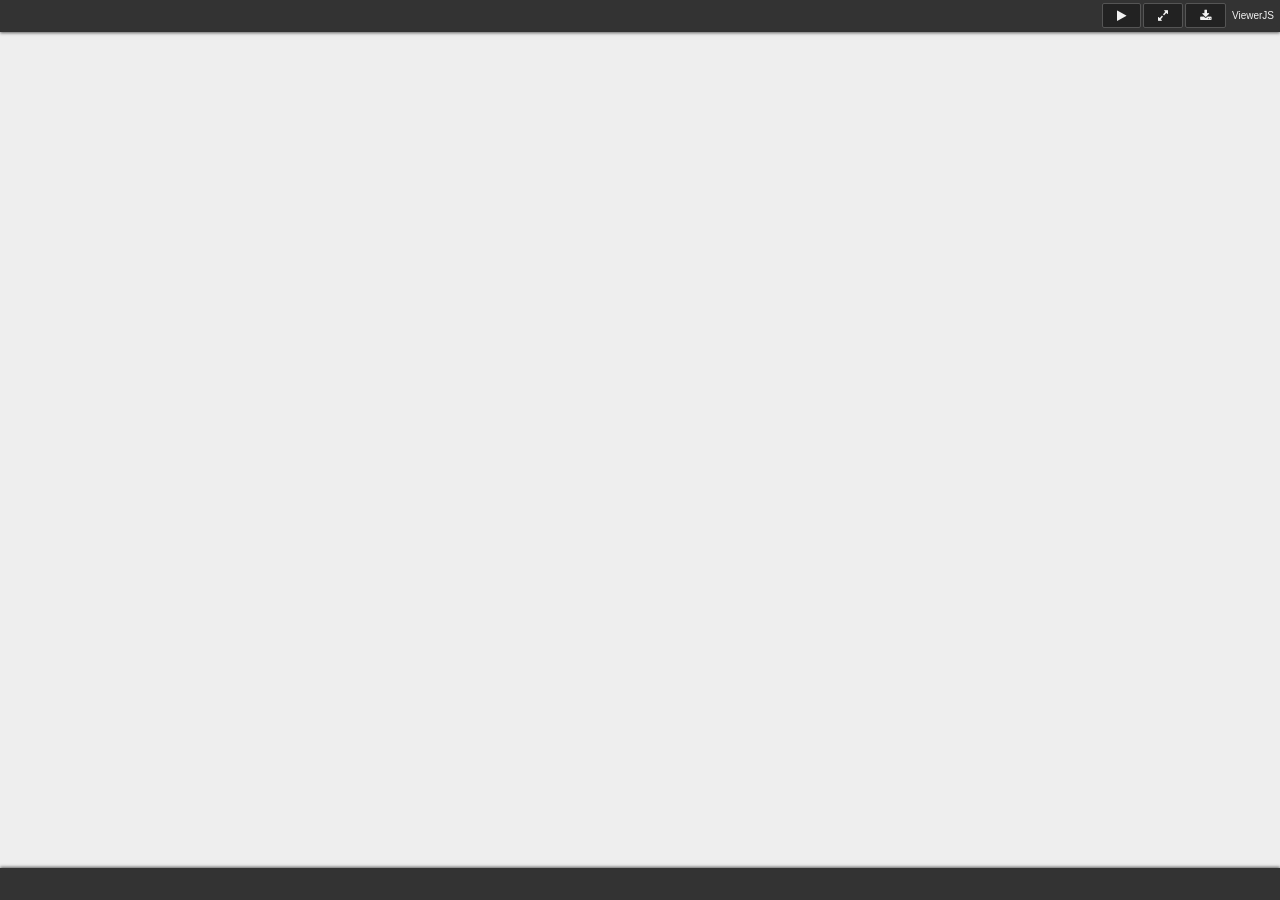
<file: lib/filemanager/js/ViewerJS/index.html>
<!DOCTYPE html>

<!--
  Copyright (C) 2012-2014 KO GmbH <copyright@kogmbh.com>

  @licstart
  This file is part of WebODF.

  WebODF is free software: you can redistribute it and/or modify it
  under the terms of the GNU Affero General Public License (GNU AGPL)
  as published by the Free Software Foundation, either version 3 of
  the License, or (at your option) any later version.

  WebODF is distributed in the hope that it will be useful, but
  WITHOUT ANY WARRANTY; without even the implied warranty of
  MERCHANTABILITY or FITNESS FOR A PARTICULAR PURPOSE.  See the
  GNU Affero General Public License for more details.

  You should have received a copy of the GNU Affero General Public License
  along with WebODF.  If not, see <http://www.gnu.org/licenses/>.
  @licend

  @source: http://www.webodf.org/
  @source: https://github.com/kogmbh/WebODF/
-->

<!--
  This file is a derivative from a part of Mozilla's PDF.js project. The
  original license header follows.
-->

<!--
Copyright 2012 Mozilla Foundation

Licensed under the Apache License, Version 2.0 (the "License");
you may not use this file except in compliance with the License.
You may obtain a copy of the License at

http://www.apache.org/licenses/LICENSE-2.0

Unless required by applicable law or agreed to in writing, software
distributed under the License is distributed on an "AS IS" BASIS,
WITHOUT WARRANTIES OR CONDITIONS OF ANY KIND, either express or implied.
See the License for the specific language governing permissions and
limitations under the License.
-->

<html dir="ltr" lang="en-US">
    <head>
        <meta http-equiv="Content-Type" content="text/html; charset=utf-8"/>
        <title>ViewerJS</title>
        <meta name="viewport" content="width=device-width, initial-scale=1.0, user-scalable=no, minimum-scale=1.0, maximum-scale=1.0">
        <link rel="stylesheet" type="text/css" href="viewer.css" media="screen"/>
        <link rel="stylesheet" type="text/css" href="local.css" media="screen"/>
        <link href="//maxcdn.bootstrapcdn.com/font-awesome/4.4.0/css/font-awesome.min.css" rel="stylesheet">
        <script src="viewer.js" type="text/javascript" charset="utf-8"></script>
        <script src="PluginLoader.js" type="text/javascript" charset="utf-8"></script>
        <script>
            loadDocument(window.location.hash);
        </script>
    </head>

    <body>
        <div id = "viewer">
            <div id = "titlebar">
                <div id = "documentName"></div>
                <div id = "toolbarRight">
                    <button id = "presentation" class = "toolbarButton presentation" title = "Presentation"><i class="fa fa-play"></i></button>
                    <button id = "fullscreen" class = "toolbarButton fullscreen" title = "Fullscreen"><i class="fa fa-expand"></i></button>
                    <button id = "download" class = "toolbarButton download" title = "Download"><i class="fa fa-download"></i></button>
                </div>
           </div>
            <div id = "toolbarContainer">
                <div id = "toolbar">
                    <div id = "toolbarLeft">
                        <div id = "navButtons" class = "splitToolbarButton">
                            <button id = "previous" class = "toolbarButton pageUp" title = "Previous Page"><i class="fa fa-chevron-up"></i></button>
                            <div class="splitToolbarButtonSeparator"></div>
                            <button id = "next" class = "toolbarButton pageDown" title = "Next Page"><i class="fa fa-chevron-down"></i></button>
                        </div>
                        <label id = "pageNumberLabel" class = "toolbarLabel" for = "pageNumber">Page:</label>
                        <input type = "number" id = "pageNumber" class = "toolbarField pageNumber"/>
                        <span id = "numPages" class = "toolbarLabel"></span>
                    </div>
                    <div id = "toolbarMiddleContainer" class = "outerCenter">
                        <div id = "toolbarMiddle" class = "innerCenter">
                            <div id = 'zoomButtons' class = "splitToolbarButton">
                                <button id = "zoomOut" class = "toolbarButton zoomOut" title = "Zoom Out"><i class="fa fa-search-minus"></i></button>
                                <div class="splitToolbarButtonSeparator"></div>
                                <button id = "zoomIn" class = "toolbarButton zoomIn" title = "Zoom In"><i class="fa fa-search-plus"></i></button>
                            </div>
                            <span id="scaleSelectContainer" class="dropdownToolbarButton">
                                <select id="scaleSelect" title="Zoom" oncontextmenu="return false;">
                                    <option id="pageAutoOption" value="auto" selected>Automatic</option>
                                    <option id="pageActualOption" value="page-actual">Actual Size</option>
                                    <option id="pageWidthOption" value="page-width">Full Width</option>
                                    <option id="customScaleOption" value="custom"> </option>
                                    <option value="0.5">50%</option>
                                    <option value="0.75">75%</option>
                                    <option value="1">100%</option>
                                    <option value="1.25">125%</option>
                                    <option value="1.5">150%</option>
                                    <option value="2">200%</option>
                                </select>
                            </span>
                            <div id = "sliderContainer">
                                <div id = "slider"></div>
                            </div>
                        </div>
                    </div>
                </div>
            </div>
            <div id = "canvasContainer">
                <div id = "canvas"></div>
            </div>
            <div id = "overlayNavigator">
                <div id = "previousPage"><i class="fa fa-chevron-up"></i></div>
                <div id = "nextPage"><i class="fa fa-chevron-down"></i></div>
            </div>
            <div id = "overlayCloseButton">
            &#10006;
            </div>
            <div id = "dialogOverlay"></div>
            <div id = "blanked"></div>
        </div>
    </body>
</html>
</file>
<file: css-home/style.css>
/*--------------------------------------------------------------
# General
--------------------------------------------------------------*/
@font-face {
  font-family: "Vazirmatn";
  src: url('../fonts/Vazir-Regular.ttf');
  font-weight: normal;
}

:root {
  scroll-behavior: smooth;
}

body {
  direction: rtl;
  text-align: right;
  font-family: "Vazirmatn", "Open Sans", sans-serif;
  color: #444444;
}

a {
  color: #4154f1;
  text-decoration: none;
}

a:hover {
  color: #717ff5;
  text-decoration: none;
}

h1, h2, h3, h4, h5, h6 {
  font-family: "Vazirmatn", "Nunito", sans-serif;
}

/*--------------------------------------------------------------
# Sections
--------------------------------------------------------------*/
section {
  padding: 60px 0;
  overflow: hidden;
}

.section-header {
  text-align: center;
  padding-bottom: 40px;
}
.section-header h2 {
  font-size: 13px;
  letter-spacing: 1px;
  font-weight: 700;
  margin: 0;
  color: #4154f1;
  text-transform: uppercase;
}
.section-header p {
  margin: 10px 0 0 0;
  padding: 0;
  font-size: 38px;
  line-height: 42px;
  font-weight: 700;
  color: #012970;
}
@media (max-width: 768px) {
  .section-header p {
    font-size: 28px;
    line-height: 32px;
  }
}

/*--------------------------------------------------------------
# Breadcrumbs
--------------------------------------------------------------*/
.breadcrumbs {
  padding: 15px 0;
  background: #012970;
  min-height: 40px;
  margin-top: 82px;
  color: #fff;
}
@media (max-width: 992px) {
  .breadcrumbs {
    margin-top: 57px;
  }
}
.breadcrumbs h2 {
  font-size: 28px;
  font-weight: 500;
}
.breadcrumbs ol {
  display: flex;
  flex-wrap: wrap;
  list-style: none;
  padding: 0 0 10px 0;
  margin: 0;
  font-size: 14px;
}
.breadcrumbs ol a {
  color: #fff;
  transition: 0.3s;
}
.breadcrumbs ol a:hover {
  text-decoration: underline;
}
.breadcrumbs ol li + li {
  padding-right: 10px;
}
.breadcrumbs ol li + li::before {
  display: inline-block;
  padding-left: 10px;
  color: #8894f6;
  content: "/";
}

/*--------------------------------------------------------------
# Back to top button
--------------------------------------------------------------*/
.back-to-top {
  position: fixed;
  visibility: hidden;
  opacity: 0;
  left: 15px;
  bottom: 15px;
  z-index: 99999;
  background: #4154f1;
  width: 40px;
  height: 40px;
  border-radius: 4px;
  transition: all 0.4s;
}
.back-to-top i {
  font-size: 24px;
  color: #fff;
  line-height: 0;
}
.back-to-top:hover {
  background: #6776f4;
  color: #fff;
}
.back-to-top.active {
  visibility: visible;
  opacity: 1;
}

/*--------------------------------------------------------------
# Disable aos animation delay on mobile devices
--------------------------------------------------------------*/
@media screen and (max-width: 768px) {
  [data-aos-delay] {
    transition-delay: 0 !important;
  }
}
/*--------------------------------------------------------------
# Header
--------------------------------------------------------------*/
.header {
  transition: all 0.5s;
  z-index: 997;
  padding: 20px 0;
}
.header.header-scrolled {
  background: #fff;
  padding: 15px 0;
  box-shadow: 0px 2px 20px rgba(1, 41, 112, 0.1);
}
.header .logo {
  line-height: 0;
}
.header .logo img {
  max-height: 40px;
  margin-left: 6px;
}
.header .logo span {
  font-size: 30px;
  font-weight: 700;
  letter-spacing: 1px;
  color: #012970;
  font-family: "Vazirmatn", "Nunito", sans-serif;
  margin-top: 3px;
}

/*--------------------------------------------------------------
# Navigation Menu
--------------------------------------------------------------*/
/**
* Desktop Navigation 
*/
.navbar {
  padding: 0;
}
.navbar ul {
  margin: 0;
  padding: 0;
  display: flex;
  list-style: none;
  align-items: center;
}
.navbar li {
  position: relative;
}
.navbar a, .navbar a:focus {
  display: flex;
  align-items: center;
  justify-content: space-between;
  padding: 10px 30px 10px 0;
  font-family: "Vazirmatn", "Nunito", sans-serif;
  font-size: 16px;
  font-weight: 700;
  color: #013289;
  white-space: nowrap;
  transition: 0.3s;
}
.navbar a i, .navbar a:focus i {
  font-size: 12px;
  line-height: 0;
  margin-right: 5px;
}
.navbar a:hover, .navbar .active, .navbar .active:focus, .navbar li:hover > a {
  color: #4154f1;
}
.navbar .getstarted, .navbar .getstarted:focus {
  background: #4154f1;
  padding: 8px 20px;
  margin-right: 30px;
  border-radius: 4px;
  color: #fff;
}
.navbar .getstarted:hover, .navbar .getstarted:focus:hover {
  color: #fff;
  background: #5969f3;
}
.navbar .dropdown ul {
  display: block;
  position: absolute;
  right: 14px;
  top: calc(100% + 30px);
  margin: 0;
  padding: 10px 0;
  z-index: 99;
  opacity: 0;
  visibility: hidden;
  background: #fff;
  box-shadow: 0px 0px 30px rgba(127, 137, 161, 0.25);
  transition: 0.3s;
  border-radius: 4px;
}
.navbar .dropdown ul li {
  min-width: 200px;
}
.navbar .dropdown ul a {
  padding: 10px 20px;
  font-size: 15px;
  text-transform: none;
  font-weight: 600;
}
.navbar .dropdown ul a i {
  font-size: 12px;
}
.navbar .dropdown ul a:hover, .navbar .dropdown ul .active:hover, .navbar .dropdown ul li:hover > a {
  color: #4154f1;
}
.navbar .dropdown:hover > ul {
  opacity: 1;
  top: 100%;
  visibility: visible;
}
.navbar .dropdown .dropdown ul {
  top: 0;
  right: calc(100% - 30px);
  visibility: hidden;
}
.navbar .dropdown .dropdown:hover > ul {
  opacity: 1;
  top: 0;
  right: 100%;
  visibility: visible;
}
@media (max-width: 1366px) {
  .navbar .dropdown .dropdown ul {
    right: -90%;
  }
  .navbar .dropdown .dropdown:hover > ul {
    left: -100%;
  }
}

/**
* Mobile Navigation 
*/
.mobile-nav-toggle {
  color: #012970;
  font-size: 28px;
  cursor: pointer;
  display: none;
  line-height: 0;
  transition: 0.5s;
}
.mobile-nav-toggle.bi-x {
  color: #fff;
}

@media (max-width: 991px) {
  .mobile-nav-toggle {
    display: block;
  }

  .navbar ul {
    display: none;
  }
}
.navbar-mobile {
  position: fixed;
  overflow: hidden;
  top: 0;
  left: 0;
  right: 0;
  bottom: 0;
  background: rgba(1, 22, 61, 0.9);
  transition: 0.3s;
}
.navbar-mobile .mobile-nav-toggle {
  position: absolute;
  top: 15px;
  left: 15px;
}
.navbar-mobile ul {
  display: block;
  position: absolute;
  top: 55px;
  left: 15px;
  bottom: 15px;
  right: 15px;
  padding: 10px 0;
  border-radius: 10px;
  background-color: #fff;
  overflow-y: auto;
  transition: 0.3s;
}
.navbar-mobile a, .navbar-mobile a:focus {
  padding: 10px 20px;
  font-size: 15px;
  color: #012970;
}
.navbar-mobile a:hover, .navbar-mobile .active, .navbar-mobile li:hover > a {
  color: #4154f1;
}
.navbar-mobile .getstarted, .navbar-mobile .getstarted:focus {
  margin: 15px;
}
.navbar-mobile .dropdown ul {
  position: static;
  display: none;
  margin: 10px 20px;
  padding: 10px 0;
  z-index: 99;
  opacity: 1;
  visibility: visible;
  background: #fff;
  box-shadow: 0px 0px 30px rgba(127, 137, 161, 0.25);
}
.navbar-mobile .dropdown ul li {
  min-width: 200px;
}
.navbar-mobile .dropdown ul a {
  padding: 10px 20px;
}
.navbar-mobile .dropdown ul a i {
  font-size: 12px;
}
.navbar-mobile .dropdown ul a:hover, .navbar-mobile .dropdown ul .active:hover, .navbar-mobile .dropdown ul li:hover > a {
  color: #4154f1;
}
.navbar-mobile .dropdown > .dropdown-active {
  display: block;
}

/*--------------------------------------------------------------
# Hero Section
--------------------------------------------------------------*/
.hero {
  width: 100%;
  height: 100vh;
  background: url(../images/hero-bg.png) top center no-repeat;
  background-size: cover;
}
.hero h1 {
  margin: 0;
  font-size: 48px;
  font-weight: 700;
  color: #012970;
}
.hero h2 {
  color: #444444;
  margin: 15px 0 0 0;
  font-size: 26px;
}
.hero .btn-get-started {
  margin-top: 30px;
  line-height: 0;
  padding: 15px 40px;
  border-radius: 4px;
  transition: 0.5s;
  color: #fff;
  background: #4154f1;
  box-shadow: 0px 5px 30px rgba(65, 84, 241, 0.4);
}
.hero .btn-get-started span {
  font-family: "Vazirmatn", "Nunito", sans-serif;
  font-weight: 600;
  font-size: 16px;
  letter-spacing: 1px;
}
.hero .btn-get-started i {
  margin-right: 5px;
  font-size: 18px;
  transition: 0.3s;
}
.hero .btn-get-started:hover i {
  transform: translateX(-5px);
}
.hero .hero-img {
  text-align: left;
}
@media (min-width: 1024px) {
  .hero {
    background-attachment: fixed;
  }
}
@media (max-width: 991px) {
  .hero {
    height: auto;
    padding: 120px 0 60px 0;
  }
  .hero .hero-img {
    text-align: center;
    margin-top: 80px;
  }
  .hero .hero-img img {
    width: 80%;
  }
}
@media (max-width: 768px) {
  .hero {
    text-align: center;
  }
  .hero h1 {
    font-size: 32px;
  }
  .hero h2 {
    font-size: 24px;
  }
  .hero .hero-img img {
    width: 100%;
  }
}

/*--------------------------------------------------------------
# Index Page
--------------------------------------------------------------*/
/*--------------------------------------------------------------
# About
--------------------------------------------------------------*/
.about .content {
  background-color: #f6f9ff;
  padding: 40px;
}
.about h3 {
  font-size: 14px;
  font-weight: 700;
  color: #4154f1;
  text-transform: uppercase;
}
.about h2 {
  font-size: 24px;
  font-weight: 700;
  color: #012970;
}
.about p {
  margin: 15px 0 30px 0;
  line-height: 24px;
}
.about .btn-read-more {
  line-height: 0;
  padding: 15px 40px;
  border-radius: 4px;
  transition: 0.5s;
  color: #fff;
  background: #4154f1;
  box-shadow: 0px 5px 25px rgba(65, 84, 241, 0.3);
}
.about .btn-read-more span {
  font-family: "Vazirmatn", "Nunito", sans-serif;
  font-weight: 600;
  font-size: 16px;
  letter-spacing: 1px;
}
.about .btn-read-more i {
  margin-right: 5px;
  font-size: 18px;
  transition: 0.3s;
}
.about .btn-read-more:hover i {
  transform: translateX(-5px);
}

/*--------------------------------------------------------------
# Values
--------------------------------------------------------------*/
.values .box {
  padding: 30px;
  box-shadow: 0px 0 5px rgba(1, 41, 112, 0.08);
  text-align: center;
  transition: 0.3s;
  height: 100%;
}
.values .box img {
  padding: 30px 50px;
  transition: 0.5s;
  transform: scale(1.1);
}
.values .box h3 {
  font-size: 24px;
  color: #012970;
  font-weight: 700;
  margin-bottom: 18px;
}
.values .box:hover {
  box-shadow: 0px 0 30px rgba(1, 41, 112, 0.08);
}
.values .box:hover img {
  transform: scale(1);
}

/*--------------------------------------------------------------
# Counts
--------------------------------------------------------------*/
.counts {
  padding: 70px 0 60px;
}
.counts .count-box {
  display: flex;
  align-items: center;
  padding: 30px;
  width: 100%;
  background: #fff;
  box-shadow: 0px 0 30px rgba(1, 41, 112, 0.08);
}
.counts .count-box i {
  font-size: 42px;
  line-height: 0;
  margin-left: 20px;
  color: #4154f1;
}
.counts .count-box span {
  font-size: 36px;
  display: block;
  font-weight: 600;
  color: #0b198f;
}
.counts .count-box p {
  padding: 0;
  margin: 0;
  font-family: "Vazirmatn", "Nunito", sans-serif;
  font-size: 14px;
}

/*--------------------------------------------------------------
# Features
--------------------------------------------------------------*/
.features .feature-box {
  padding: 24px 20px;
  box-shadow: 0px 0 30px rgba(1, 41, 112, 0.08);
  transition: 0.3s;
  height: 100%;
}
.features .feature-box h3 {
  font-size: 18px;
  color: #012970;
  font-weight: 700;
  margin: 0;
}
.features .feature-box i {
  line-height: 0;
  background: #ecf3ff;
  padding: 4px;
  margin-left: 10px;
  font-size: 24px;
  border-radius: 3px;
  transition: 0.3s;
}
.features .feature-box:hover i {
  background: #4154f1;
  color: #fff;
}
.features .feture-tabs {
  margin-top: 120px;
}
.features .feture-tabs h3 {
  color: #012970;
  font-weight: 700;
  font-size: 32px;
  margin-bottom: 10px;
}
@media (max-width: 768px) {
  .features .feture-tabs h3 {
    font-size: 28px;
  }
}
.features .feture-tabs .nav-pills {
  border-bottom: 1px solid #eee;
}
.features .feture-tabs .nav-link {
  background: none;
  text-transform: uppercase;
  font-size: 15px;
  font-weight: 600;
  color: #012970;
  padding: 12px 0;
  margin-left: 25px;
  margin-bottom: -2px;
  border-radius: 0;
}
.features .feture-tabs .nav-link.active {
  color: #4154f1;
  border-bottom: 3px solid #4154f1;
}
.features .feture-tabs .tab-content h4 {
  font-size: 18px;
  margin: 0;
  font-weight: 700;
  color: #012970;
}
.features .feture-tabs .tab-content i {
  font-size: 24px;
  line-height: 0;
  margin-left: 8px;
  color: #4154f1;
}
.features .feature-icons {
  margin-top: 120px;
}
.features .feature-icons h3 {
  color: #012970;
  font-weight: 700;
  font-size: 32px;
  margin-bottom: 20px;
  text-align: center;
}
@media (max-width: 768px) {
  .features .feature-icons h3 {
    font-size: 28px;
  }
}
.features .feature-icons .content .icon-box {
  display: flex;
}
.features .feature-icons .content .icon-box h4 {
  font-size: 20px;
  font-weight: 700;
  margin: 0 0 10px 0;
  color: #012970;
}
.features .feature-icons .content .icon-box i {
  font-size: 44px;
  line-height: 44px;
  color: #0245bc;
  margin-left: 15px;
}
.features .feature-icons .content .icon-box p {
  font-size: 15px;
  color: #848484;
}

/*--------------------------------------------------------------
# Services
--------------------------------------------------------------*/
.services .service-box {
  box-shadow: 0px 0 30px rgba(1, 41, 112, 0.08);
  height: 100%;
  padding: 60px 30px;
  text-align: center;
  transition: 0.3s;
  border-radius: 5px;
}
.services .service-box .icon {
  font-size: 36px;
  padding: 40px 20px;
  border-radius: 4px;
  position: relative;
  margin-bottom: 25px;
  display: inline-block;
  line-height: 0;
  transition: 0.3s;
}
.services .service-box h3 {
  color: #444444;
  font-weight: 700;
}
.services .service-box .read-more {
  display: inline-flex;
  align-items: center;
  justify-content: center;
  font-weight: 600;
  font-size: 16px;
  padding: 8px 20px;
}
.services .service-box .read-more i {
  line-height: 0;
  margin-right: 5px;
  font-size: 18px;
}
.services .service-box.blue {
  border-bottom: 3px solid #2db6fa;
}
.services .service-box.blue .icon {
  color: #2db6fa;
  background: #dbf3fe;
}
.services .service-box.blue .read-more {
  color: #2db6fa;
}
.services .service-box.blue:hover {
  background: #2db6fa;
}
.services .service-box.orange {
  border-bottom: 3px solid #f68c09;
}
.services .service-box.orange .icon {
  color: #f68c09;
  background: #fde3c4;
}
.services .service-box.orange .read-more {
  color: #f68c09;
}
.services .service-box.orange:hover {
  background: #f68c09;
}
.services .service-box.green {
  border-bottom: 3px solid #08da4e;
}
.services .service-box.green .icon {
  color: #08da4e;
  background: #cffddf;
}
.services .service-box.green .read-more {
  color: #08da4e;
}
.services .service-box.green:hover {
  background: #08da4e;
}
.services .service-box.red {
  border-bottom: 3px solid #e9222c;
}
.services .service-box.red .icon {
  color: #e9222c;
  background: #fef7f8;
}
.services .service-box.red .read-more {
  color: #e9222c;
}
.services .service-box.red:hover {
  background: #e9222c;
}
.services .service-box.purple {
  border-bottom: 3px solid #b50edf;
}
.services .service-box.purple .icon {
  color: #b50edf;
  background: #f8e4fd;
}
.services .service-box.purple .read-more {
  color: #b50edf;
}
.services .service-box.purple:hover {
  background: #b50edf;
}
.services .service-box.pink {
  border-bottom: 3px solid #f51f9c;
}
.services .service-box.pink .icon {
  color: #f51f9c;
  background: #feecf7;
}
.services .service-box.pink .read-more {
  color: #f51f9c;
}
.services .service-box.pink:hover {
  background: #f51f9c;
}
.services .service-box:hover h3, .services .service-box:hover p, .services .service-box:hover .read-more {
  color: #fff;
}
.services .service-box:hover .icon {
  background: #fff;
}

/*--------------------------------------------------------------
# Pricing
--------------------------------------------------------------*/
.pricing .box {
  padding: 40px 20px;
  background: #fff;
  text-align: center;
  box-shadow: 0px 0 30px rgba(1, 41, 112, 0.08);
  border-radius: 4px;
  position: relative;
  overflow: hidden;
  transition: 0.3s;
}
.pricing .box:hover {
  transform: scale(1.1);
  box-shadow: 0px 0 30px rgba(1, 41, 112, 0.1);
}
.pricing h3 {
  font-weight: 700;
  font-size: 18px;
  margin-bottom: 15px;
}
.pricing .price {
  font-size: 36px;
  color: #444444;
  font-weight: 600;
  font-family: "Vazirmatn", "Poppins", sans-serif;
}
.pricing .price sup {
  font-size: 20px;
  top: -15px;
  right: -3px;
}
.pricing .price span {
  color: #bababa;
  font-size: 16px;
  font-weight: 300;
}
.pricing img {
  padding: 30px 40px;
}
.pricing ul {
  padding: 0;
  list-style: none;
  color: #444444;
  text-align: center;
  line-height: 26px;
  font-size: 16px;
  margin-bottom: 25px;
}
.pricing ul li {
  padding-bottom: 10px;
}
.pricing ul .na {
  color: #ccc;
  text-decoration: line-through;
}
.pricing .btn-buy {
  display: inline-block;
  padding: 8px 40px 10px 40px;
  border-radius: 50px;
  color: #4154f1;
  transition: none;
  font-size: 16px;
  font-weight: 400;
  font-family: "Vazirmatn", "Nunito", sans-serif;
  font-weight: 600;
  transition: 0.3s;
  border: 1px solid #4154f1;
}
.pricing .btn-buy:hover {
  background: #4154f1;
  color: #fff;
}
.pricing .featured {
  width: 200px;
  position: absolute;
  top: 18px;
  left: -68px;
  transform: rotate(-45deg);
  z-index: 1;
  font-size: 14px;
  padding: 1px 0 3px 0;
  background: #4154f1;
  color: #fff;
}

/*--------------------------------------------------------------
# F.A.Q
--------------------------------------------------------------*/
.faq .accordion-collapse {
  border: 0;
}
.faq .accordion-button {
  padding: 15px 0 20px 15px;
  font-weight: 600;
  border: 0;
  font-size: 18px;
  color: #444444;
  text-align: right;
}
.faq .accordion-button:focus {
  box-shadow: none;
}
.faq .accordion-button:not(.collapsed) {
  background: none;
  color: #4154f1;
  border-bottom: 0;
}
.faq .accordion-body {
  padding: 0 0 25px 0;
  border: 0;
}
.faq .accordion-button::after {
  margin-right: auto;
  margin-left: 0;
}

/*--------------------------------------------------------------
# Portfolio
--------------------------------------------------------------*/
.portfolio #portfolio-flters {
  padding: 0;
  margin: 0 auto 25px auto;
  list-style: none;
  text-align: center;
  background: white;
  border-radius: 50px;
  padding: 2px 15px;
}
.portfolio #portfolio-flters li {
  cursor: pointer;
  display: inline-block;
  padding: 8px 20px 10px 20px;
  font-size: 15px;
  font-weight: 600;
  line-height: 1;
  color: #444444;
  margin: 0 4px 8px 4px;
  transition: 0.3s;
  border-radius: 50px;
  border: 1px solid #fff;
}
.portfolio #portfolio-flters li:hover, .portfolio #portfolio-flters li.filter-active {
  color: #4154f1;
  border-color: #4154f1;
}
.portfolio #portfolio-flters li:last-child {
  margin-left: 0;
}
.portfolio .portfolio-wrap {
  transition: 0.3s;
  position: relative;
  overflow: hidden;
  z-index: 1;
  background: rgba(255, 255, 255, 0.75);
}
.portfolio .portfolio-wrap::before {
  content: "";
  background: rgba(255, 255, 255, 0.75);
  position: absolute;
  right: 30px;
  left: 30px;
  top: 30px;
  bottom: 30px;
  transition: all ease-in-out 0.3s;
  z-index: 2;
  opacity: 0;
}
.portfolio .portfolio-wrap img {
  transition: 1s;
}
.portfolio .portfolio-wrap .portfolio-info {
  opacity: 0;
  position: absolute;
  top: 0;
  right: 0;
  left: 0;
  bottom: 0;
  text-align: center;
  z-index: 3;
  transition: all ease-in-out 0.3s;
  display: flex;
  flex-direction: column;
  justify-content: center;
  align-items: center;
}
.portfolio .portfolio-wrap .portfolio-info::before {
  display: block;
  content: "";
  width: 48px;
  height: 48px;
  position: absolute;
  top: 35px;
  right: 35px;
  border-top: 3px solid rgba(1, 41, 112, 0.2);
  border-right: 3px solid rgba(1, 41, 112, 0.2);
  transition: all 0.5s ease 0s;
  z-index: 9994;
}
.portfolio .portfolio-wrap .portfolio-info::after {
  display: block;
  content: "";
  width: 48px;
  height: 48px;
  position: absolute;
  bottom: 35px;
  left: 35px;
  border-bottom: 3px solid rgba(1, 41, 112, 0.2);
  border-left: 3px solid rgba(1, 41, 112, 0.2);
  transition: all 0.5s ease 0s;
  z-index: 9994;
}
.portfolio .portfolio-wrap .portfolio-info h4 {
  font-size: 20px;
  color: #012970;
  font-weight: 700;
}
.portfolio .portfolio-wrap .portfolio-info p {
  color: #012970;
  font-weight: 600;
  font-size: 14px;
  text-transform: uppercase;
  padding: 0;
  margin: 0;
}
.portfolio .portfolio-wrap .portfolio-links {
  text-align: center;
  z-index: 4;
}
.portfolio .portfolio-wrap .portfolio-links a {
  color: #fff;
  background: #4154f1;
  margin: 10px 2px;
  width: 36px;
  height: 36px;
  display: inline-flex;
  align-items: center;
  justify-content: center;
  border-radius: 50%;
  transition: 0.3s;
}
.portfolio .portfolio-wrap .portfolio-links a i {
  font-size: 24px;
  line-height: 0;
}
.portfolio .portfolio-wrap .portfolio-links a:hover {
  background: #5969f3;
}
.portfolio .portfolio-wrap:hover img {
  transform: scale(1.1);
}
.portfolio .portfolio-wrap:hover::before {
  top: 0;
  right: 0;
  left: 0;
  bottom: 0;
  opacity: 1;
}
.portfolio .portfolio-wrap:hover .portfolio-info {
  opacity: 1;
}
.portfolio .portfolio-wrap:hover .portfolio-info::before {
  top: 15px;
  right: 15px;
}
.portfolio .portfolio-wrap:hover .portfolio-info::after {
  bottom: 15px;
  left: 15px;
}

.glightbox-clean .gslide-title {
  font-family: "Vazirmatn";
}

/*--------------------------------------------------------------
# Portfolio Details
--------------------------------------------------------------*/
.portfolio-details {
  padding-top: 40px;
}
.portfolio-details .portfolio-details-slider img {
  width: 100%;
}
.portfolio-details .portfolio-details-slider .swiper-pagination {
  margin-top: 20px;
  position: relative;
}
.portfolio-details .portfolio-details-slider .swiper-pagination .swiper-pagination-bullet {
  width: 12px;
  height: 12px;
  background-color: #fff;
  opacity: 1;
  border: 1px solid #4154f1;
}
.portfolio-details .portfolio-details-slider .swiper-pagination .swiper-pagination-bullet-active {
  background-color: #4154f1;
}
.portfolio-details .portfolio-info {
  padding: 30px;
  box-shadow: 0px 0 30px rgba(1, 41, 112, 0.08);
}
.portfolio-details .portfolio-info h3 {
  font-size: 22px;
  font-weight: 700;
  margin-bottom: 20px;
  padding-bottom: 20px;
  border-bottom: 1px solid #eee;
}
.portfolio-details .portfolio-info ul {
  list-style: none;
  padding: 0;
  font-size: 15px;
}
.portfolio-details .portfolio-info ul li + li {
  margin-top: 10px;
}
.portfolio-details .portfolio-description {
  padding-top: 30px;
}
.portfolio-details .portfolio-description h2 {
  font-size: 26px;
  font-weight: 700;
  margin-bottom: 20px;
}
.portfolio-details .portfolio-description p {
  padding: 0;
}

/*--------------------------------------------------------------
# Testimonials
--------------------------------------------------------------*/
.testimonials .testimonial-item {
  box-sizing: content-box;
  padding: 30px;
  margin: 40px 30px;
  box-shadow: 0px 0 20px rgba(1, 41, 112, 0.1);
  background: #fff;
  min-height: 320px;
  display: flex;
  flex-direction: column;
  text-align: center;
  transition: 0.3s;
}
.testimonials .testimonial-item .stars {
  margin-bottom: 15px;
}
.testimonials .testimonial-item .stars i {
  color: #ffc107;
  margin: 0 1px;
}
.testimonials .testimonial-item .testimonial-img {
  width: 90px;
  border-radius: 50%;
  border: 4px solid #fff;
  margin: 0 auto;
}
.testimonials .testimonial-item h3 {
  font-size: 18px;
  font-weight: bold;
  margin: 10px 0 5px 0;
  color: #111;
}
.testimonials .testimonial-item h4 {
  font-size: 14px;
  color: #999;
  margin: 0;
}
.testimonials .testimonial-item p {
  font-style: italic;
  margin: 0 auto 15px auto;
}
.testimonials .swiper-pagination {
  margin-top: 20px;
  position: relative;
}
.testimonials .swiper-pagination .swiper-pagination-bullet {
  width: 12px;
  height: 12px;
  background-color: #fff;
  opacity: 1;
  border: 1px solid #4154f1;
}
.testimonials .swiper-pagination .swiper-pagination-bullet-active {
  background-color: #4154f1;
}
.testimonials .swiper-slide {
  opacity: 0.3;
}
@media (max-width: 1199px) {
  .testimonials .swiper-slide-active {
    opacity: 1;
  }
  .testimonials .swiper-pagination {
    margin-top: 0;
  }
}
@media (min-width: 1200px) {
  .testimonials .swiper-slide-next {
    opacity: 1;
    transform: scale(1.12);
  }
}

/*--------------------------------------------------------------
# Team
--------------------------------------------------------------*/
.team {
  background: #fff;
  padding: 60px 0;
}
.team .member {
  overflow: hidden;
  text-align: center;
  border-radius: 5px;
  background: #fff;
  box-shadow: 0px 0 30px rgba(1, 41, 112, 0.08);
  transition: 0.3s;
}
.team .member .member-img {
  position: relative;
  overflow: hidden;
}
.team .member .member-img:after {
  position: absolute;
  content: "";
  right: 0;
  bottom: 0;
  height: 100%;
  width: 100%;
  background: url(../fonts/team-shape.svg) no-repeat center bottom;
  background-size: contain;
  z-index: 1;
}
.team .member .social {
  position: absolute;
  left: -100%;
  top: 30px;
  opacity: 0;
  border-radius: 4px;
  transition: 0.5s;
  background: rgba(255, 255, 255, 0.3);
  z-index: 2;
}
.team .member .social a {
  transition: color 0.3s;
  color: rgba(1, 41, 112, 0.5);
  margin: 15px 12px;
  display: block;
  line-height: 0;
  text-align: center;
}
.team .member .social a:hover {
  color: rgba(1, 41, 112, 0.8);
}
.team .member .social i {
  font-size: 18px;
}
.team .member .member-info {
  padding: 10px 15px 20px 15px;
}
.team .member .member-info h4 {
  font-weight: 700;
  margin-bottom: 5px;
  font-size: 20px;
  color: #012970;
}
.team .member .member-info span {
  display: block;
  font-size: 14px;
  font-weight: 400;
  color: #aaaaaa;
}
.team .member .member-info p {
  font-style: italic;
  font-size: 14px;
  padding-top: 15px;
  line-height: 26px;
  color: #5e5e5e;
}
.team .member:hover {
  transform: scale(1.08);
  box-shadow: 0px 0 30px rgba(1, 41, 112, 0.1);
}
.team .member:hover .social {
  left: 8px;
  opacity: 1;
}

/*--------------------------------------------------------------
# Clients
--------------------------------------------------------------*/
.clients .clients-slider .swiper-slide img {
  opacity: 0.5;
  transition: 0.3s;
}
.clients .clients-slider .swiper-slide img:hover {
  opacity: 1;
}
.clients .clients-slider .swiper-pagination {
  margin-top: 20px;
  position: relative;
}
.clients .clients-slider .swiper-pagination .swiper-pagination-bullet {
  width: 12px;
  height: 12px;
  background-color: #fff;
  opacity: 1;
  border: 1px solid #4154f1;
}
.clients .clients-slider .swiper-pagination .swiper-pagination-bullet-active {
  background-color: #4154f1;
}

/*--------------------------------------------------------------
# Recent Blog Posts
--------------------------------------------------------------*/
.recent-blog-posts .post-box {
  box-shadow: 0px 0 30px rgba(1, 41, 112, 0.08);
  transition: 0.3s;
  height: 100%;
  overflow: hidden;
  padding: 30px;
  border-radius: 8px;
  position: relative;
  display: flex;
  flex-direction: column;
}
.recent-blog-posts .post-box .post-img {
  overflow: hidden;
  margin: -30px -30px 15px -30px;
  position: relative;
}
.recent-blog-posts .post-box .post-img img {
  transition: 0.5s;
}
.recent-blog-posts .post-box .post-date {
  font-size: 16px;
  font-weight: 600;
  color: rgba(1, 41, 112, 0.6);
  display: block;
  margin-bottom: 10px;
}
.recent-blog-posts .post-box .post-title {
  font-size: 24px;
  color: #012970;
  font-weight: 700;
  margin-bottom: 18px;
  position: relative;
  transition: 0.3s;
}
.recent-blog-posts .post-box .readmore {
  display: flex;
  align-items: center;
  font-weight: 600;
  line-height: 1;
  transition: 0.3s;
}
.recent-blog-posts .post-box .readmore i {
  line-height: 0;
  margin-right: 4px;
  font-size: 18px;
}
.recent-blog-posts .post-box:hover .post-title {
  color: #4154f1;
}
.recent-blog-posts .post-box:hover .post-img img {
  transform: rotate(-6deg) scale(1.2);
}

/*--------------------------------------------------------------
# Contact
--------------------------------------------------------------*/
.contact .info-box {
  color: #444444;
  background: #fafbff;
  padding: 30px;
}
.contact .info-box i {
  font-size: 38px;
  line-height: 0;
  color: #4154f1;
}
.contact .info-box h3 {
  font-size: 20px;
  color: #012970;
  font-weight: 700;
  margin: 20px 0 10px 0;
}
.contact .info-box p {
  padding: 0;
  line-height: 24px;
  font-size: 14px;
  margin-bottom: 0;
}
.contact .php-email-form {
  background: #fafbff;
  padding: 30px;
  height: 100%;
}
.contact .php-email-form .error-message {
  display: none;
  color: #fff;
  background: #ed3c0d;
  text-align: right;
  padding: 15px;
  margin-bottom: 24px;
  font-weight: 600;
}
.contact .php-email-form .sent-message {
  display: none;
  color: #fff;
  background: #18d26e;
  text-align: center;
  padding: 15px;
  margin-bottom: 24px;
  font-weight: 600;
}
.contact .php-email-form .loading {
  display: none;
  background: #fff;
  text-align: center;
  padding: 15px;
  margin-bottom: 24px;
}
.contact .php-email-form .loading:before {
  content: "";
  display: inline-block;
  border-radius: 50%;
  width: 24px;
  height: 24px;
  margin: 0 0 -6px 10px;
  border: 3px solid #18d26e;
  border-top-color: #eee;
  -webkit-animation: animate-loading 1s linear infinite;
  animation: animate-loading 1s linear infinite;
}
.contact .php-email-form input, .contact .php-email-form textarea {
  border-radius: 0;
  box-shadow: none;
  font-size: 14px;
  border-radius: 0;
}
.contact .php-email-form input:focus, .contact .php-email-form textarea:focus {
  border-color: #4154f1;
}
.contact .php-email-form input {
  padding: 10px 15px;
}
.contact .php-email-form textarea {
  padding: 12px 15px;
}
.contact .php-email-form button[type=submit] {
  background: #4154f1;
  border: 0;
  padding: 10px 30px;
  color: #fff;
  transition: 0.4s;
  border-radius: 4px;
}
.contact .php-email-form button[type=submit]:hover {
  background: #5969f3;
}
@-webkit-keyframes animate-loading {
  0% {
    transform: rotate(0deg);
  }
  100% {
    transform: rotate(-360deg);
  }
}
@keyframes animate-loading {
  0% {
    transform: rotate(0deg);
  }
  100% {
    transform: rotate(-360deg);
  }
}

/*--------------------------------------------------------------
# Blog
--------------------------------------------------------------*/
.blog {
  padding: 40px 0 20px 0;
}
.blog .entry {
  padding: 30px;
  margin-bottom: 60px;
  box-shadow: 0 4px 16px rgba(0, 0, 0, 0.1);
}
.blog .entry .entry-img {
  max-height: 440px;
  margin: -30px -30px 20px -30px;
  overflow: hidden;
}
.blog .entry .entry-title {
  font-size: 28px;
  font-weight: bold;
  padding: 0;
  margin: 0 0 20px 0;
}
.blog .entry .entry-title a {
  color: #012970;
  transition: 0.3s;
}
.blog .entry .entry-title a:hover {
  color: #4154f1;
}
.blog .entry .entry-meta {
  margin-bottom: 15px;
  color: #4084fd;
}
.blog .entry .entry-meta ul {
  display: flex;
  flex-wrap: wrap;
  list-style: none;
  align-items: center;
  padding: 0;
  margin: 0;
}
.blog .entry .entry-meta ul li + li {
  padding-right: 20px;
}
.blog .entry .entry-meta i {
  font-size: 16px;
  margin-left: 8px;
  line-height: 0;
}
.blog .entry .entry-meta a {
  color: #777777;
  font-size: 14px;
  display: inline-block;
  line-height: 1;
}
.blog .entry .entry-content p {
  line-height: 24px;
}
.blog .entry .entry-content .read-more {
  -moz-text-align-last: left;
  text-align-last: left;
}
.blog .entry .entry-content .read-more a {
  display: inline-block;
  background: #4154f1;
  color: #fff;
  padding: 6px 20px;
  transition: 0.3s;
  font-size: 14px;
  border-radius: 4px;
}
.blog .entry .entry-content .read-more a:hover {
  background: #5969f3;
}
.blog .entry .entry-content h3 {
  font-size: 22px;
  margin-top: 30px;
  font-weight: bold;
}
.blog .entry .entry-content blockquote {
  overflow: hidden;
  background-color: #fafafa;
  padding: 60px;
  position: relative;
  text-align: center;
  margin: 20px 0;
}
.blog .entry .entry-content blockquote p {
  color: #444444;
  line-height: 1.6;
  margin-bottom: 0;
  font-style: italic;
  font-weight: 500;
  font-size: 22px;
}
.blog .entry .entry-content blockquote::after {
  content: "";
  position: absolute;
  right: 0;
  top: 0;
  bottom: 0;
  width: 3px;
  background-color: #012970;
  margin-top: 20px;
  margin-bottom: 20px;
}
.blog .entry .entry-footer {
  padding-top: 10px;
  border-top: 1px solid #e6e6e6;
}
.blog .entry .entry-footer i {
  color: #0d64fd;
  display: inline;
}
.blog .entry .entry-footer a {
  color: #013289;
  transition: 0.3s;
}
.blog .entry .entry-footer a:hover {
  color: #4154f1;
}
.blog .entry .entry-footer .cats {
  list-style: none;
  display: inline;
  padding: 0 0 0 20px;
  font-size: 14px;
}
.blog .entry .entry-footer .cats li {
  display: inline-block;
}
.blog .entry .entry-footer .tags {
  list-style: none;
  display: inline;
  padding: 0;
  font-size: 14px;
}
.blog .entry .entry-footer .tags li {
  display: inline-block;
}
.blog .entry .entry-footer .tags li + li::before {
  padding-left: 6px;
  color: #6c757d;
  content: ",";
}
.blog .entry .entry-footer .share {
  font-size: 16px;
}
.blog .entry .entry-footer .share i {
  padding-right: 5px;
}
.blog .entry-single {
  margin-bottom: 30px;
}
.blog .blog-author {
  padding: 20px;
  margin-bottom: 30px;
  box-shadow: 0 4px 16px rgba(0, 0, 0, 0.1);
}
.blog .blog-author img {
  width: 120px;
  margin-left: 20px;
}
.blog .blog-author h4 {
  font-weight: 600;
  font-size: 22px;
  margin-bottom: 0px;
  padding: 0;
  color: #012970;
}
.blog .blog-author .social-links {
  margin: 0 0 10px 10px;
}
.blog .blog-author .social-links a {
  color: rgba(1, 41, 112, 0.5);
  margin-left: 5px;
}
.blog .blog-author p {
  font-style: italic;
  color: #b7b7b7;
}
.blog .blog-comments {
  margin-bottom: 30px;
}
.blog .blog-comments .comments-count {
  font-weight: bold;
}
.blog .blog-comments .comment {
  margin-top: 30px;
  position: relative;
}
.blog .blog-comments .comment .comment-img {
  margin-left: 14px;
}
.blog .blog-comments .comment .comment-img img {
  width: 60px;
}
.blog .blog-comments .comment h5 {
  font-size: 16px;
  margin-bottom: 2px;
}
.blog .blog-comments .comment h5 a {
  font-weight: bold;
  color: #444444;
  transition: 0.3s;
}
.blog .blog-comments .comment h5 a:hover {
  color: #4154f1;
}
.blog .blog-comments .comment h5 .reply {
  padding-right: 10px;
  color: #012970;
}
.blog .blog-comments .comment h5 .reply i {
  font-size: 20px;
}
.blog .blog-comments .comment time {
  display: block;
  font-size: 14px;
  color: #013ca3;
  margin-bottom: 5px;
}
.blog .blog-comments .comment.comment-reply {
  padding-right: 40px;
}
.blog .blog-comments .reply-form {
  margin-top: 30px;
  padding: 30px;
  box-shadow: 0 4px 16px rgba(0, 0, 0, 0.1);
}
.blog .blog-comments .reply-form h4 {
  font-weight: bold;
  font-size: 22px;
}
.blog .blog-comments .reply-form p {
  font-size: 14px;
}
.blog .blog-comments .reply-form input {
  border-radius: 4px;
  padding: 10px 10px;
  font-size: 14px;
}
.blog .blog-comments .reply-form input:focus {
  box-shadow: none;
  border-color: #a0aaf8;
}
.blog .blog-comments .reply-form textarea {
  border-radius: 4px;
  padding: 10px 10px;
  font-size: 14px;
}
.blog .blog-comments .reply-form textarea:focus {
  box-shadow: none;
  border-color: #a0aaf8;
}
.blog .blog-comments .reply-form .form-group {
  margin-bottom: 25px;
}
.blog .blog-comments .reply-form .btn-primary {
  border-radius: 4px;
  padding: 10px 20px;
  border: 0;
  background-color: #012970;
}
.blog .blog-comments .reply-form .btn-primary:hover {
  background-color: #013289;
}
.blog .blog-pagination {
  color: #024ed5;
}
.blog .blog-pagination ul {
  display: flex;
  padding: 0;
  margin: 0;
  list-style: none;
}
.blog .blog-pagination li {
  margin: 0 5px;
  transition: 0.3s;
}
.blog .blog-pagination li a {
  color: #012970;
  padding: 7px 16px;
  display: flex;
  align-items: center;
  justify-content: center;
}
.blog .blog-pagination li.active, .blog .blog-pagination li:hover {
  background: #4154f1;
}
.blog .blog-pagination li.active a, .blog .blog-pagination li:hover a {
  color: #fff;
}
.blog .sidebar {
  padding: 30px;
  margin: 0 20px 60px 0;
  box-shadow: 0 4px 16px rgba(0, 0, 0, 0.1);
}
.blog .sidebar .sidebar-title {
  font-size: 20px;
  font-weight: 700;
  padding: 0 0 0 0;
  margin: 0 0 15px 0;
  color: #012970;
  position: relative;
}
.blog .sidebar .sidebar-item {
  margin-bottom: 30px;
}
.blog .sidebar .search-form form {
  background: #fff;
  border: 1px solid #ddd;
  padding: 3px 10px;
  position: relative;
}
.blog .sidebar .search-form form input[type=text] {
  border: 0;
  padding: 4px;
  border-radius: 4px;
  width: calc(100% - 40px);
}
.blog .sidebar .search-form form button {
  position: absolute;
  top: 0;
  left: 0;
  bottom: 0;
  border: 0;
  background: none;
  font-size: 16px;
  padding: 0 15px;
  margin: -1px;
  background: #4154f1;
  color: #fff;
  transition: 0.3s;
  border-radius: 4px 0 0 4px;
  line-height: 0;
}
.blog .sidebar .search-form form button i {
  line-height: 0;
}
.blog .sidebar .search-form form button:hover {
  background: #5465f2;
}
.blog .sidebar .categories ul {
  list-style: none;
  padding: 0;
}
.blog .sidebar .categories ul li + li {
  padding-top: 10px;
}
.blog .sidebar .categories ul a {
  color: #012970;
  transition: 0.3s;
}
.blog .sidebar .categories ul a:hover {
  color: #4154f1;
}
.blog .sidebar .categories ul a span {
  padding-right: 5px;
  color: #aaaaaa;
  font-size: 14px;
}
.blog .sidebar .recent-posts .post-item + .post-item {
  margin-top: 15px;
}
.blog .sidebar .recent-posts img {
  width: 80px;
  float: right;
}
.blog .sidebar .recent-posts h4 {
  font-size: 15px;
  margin-right: 95px;
  font-weight: bold;
}
.blog .sidebar .recent-posts h4 a {
  color: #012970;
  transition: 0.3s;
}
.blog .sidebar .recent-posts h4 a:hover {
  color: #4154f1;
}
.blog .sidebar .recent-posts time {
  display: block;
  margin-right: 95px;
  font-style: italic;
  font-size: 14px;
  color: #aaaaaa;
}
.blog .sidebar .tags {
  margin-bottom: -10px;
}
.blog .sidebar .tags ul {
  list-style: none;
  padding: 0;
}
.blog .sidebar .tags ul li {
  display: inline-block;
}
.blog .sidebar .tags ul a {
  color: #0257ee;
  font-size: 14px;
  padding: 6px 14px;
  margin: 0 0 8px 6px;
  border: 1px solid #d7e6ff;
  display: inline-block;
  transition: 0.3s;
}
.blog .sidebar .tags ul a:hover {
  color: #fff;
  border: 1px solid #4154f1;
  background: #4154f1;
}
.blog .sidebar .tags ul a span {
  padding-right: 5px;
  color: #a5c5fe;
  font-size: 14px;
}

/*--------------------------------------------------------------
# Footer
--------------------------------------------------------------*/
.footer {
  background: #f6f9ff;
  padding: 0 0 30px 0;
  font-size: 14px;
}
.footer .footer-newsletter {
  padding: 50px 0;
  background: #f6f9ff;
  border-top: 1px solid #e1ecff;
}
.footer .footer-newsletter h4 {
  font-size: 24px;
  margin: 0 0 10px 0;
  padding: 0;
  line-height: 1;
  font-weight: 700;
  color: #012970;
}
.footer .footer-newsletter form {
  margin-top: 20px;
  background: #fff;
  padding: 6px 10px;
  position: relative;
  border-radius: 4px;
  border: 1px solid #e1ecff;
}
.footer .footer-newsletter form input[type=email] {
  border: 0;
  padding: 8px;
  width: calc(100% - 140px);
}
.footer .footer-newsletter form input[type=submit] {
  position: absolute;
  top: 0;
  left: 0;
  bottom: 0;
  border: 0;
  background: none;
  font-size: 16px;
  padding: 0 30px;
  margin: 3px;
  background: #4154f1;
  color: #fff;
  transition: 0.3s;
  border-radius: 4px;
}
.footer .footer-newsletter form input[type=submit]:hover {
  background: #5969f3;
}
.footer .footer-top {
  background: white url(../images/footer-bg.png) no-repeat left top;
  background-size: contain;
  border-top: 1px solid #e1ecff;
  border-bottom: 1px solid #e1ecff;
  padding: 60px 0 30px 0;
}
@media (max-width: 992px) {
  .footer .footer-top {
    background-position: center bottom;
  }
}
.footer .footer-top .footer-info {
  margin-bottom: 30px;
}
.footer .footer-top .footer-info .logo {
  line-height: 0;
  margin-bottom: 15px;
}
.footer .footer-top .footer-info .logo img {
  max-height: 40px;
  margin-left: 6px;
}
.footer .footer-top .footer-info .logo span {
  font-size: 30px;
  font-weight: 700;
  letter-spacing: 1px;
  color: #012970;
  font-family: "Vazirmatn", "Nunito", sans-serif;
  margin-top: 3px;
}
.footer .footer-top .footer-info p {
  font-size: 14px;
  line-height: 24px;
  margin-bottom: 0;
  font-family: "Vazirmatn", "Nunito", sans-serif;
}
.footer .footer-top .social-links a {
  font-size: 20px;
  display: inline-block;
  color: rgba(1, 41, 112, 0.5);
  line-height: 0;
  margin-left: 10px;
  transition: 0.3s;
}
.footer .footer-top .social-links a:hover {
  color: #012970;
}
.footer .footer-top h4 {
  font-size: 16px;
  font-weight: bold;
  color: #012970;
  text-transform: uppercase;
  position: relative;
  padding-bottom: 12px;
}
.footer .footer-top .footer-links {
  margin-bottom: 30px;
}
.footer .footer-top .footer-links ul {
  list-style: none;
  padding: 0;
  margin: 0;
}
.footer .footer-top .footer-links ul i {
  padding-left: 2px;
  color: #d0d4fc;
  font-size: 12px;
  line-height: 0;
}
.footer .footer-top .footer-links ul li {
  padding: 10px 0;
  display: flex;
  align-items: center;
}
.footer .footer-top .footer-links ul li:first-child {
  padding-top: 0;
}
.footer .footer-top .footer-links ul a {
  color: #013289;
  transition: 0.3s;
  display: inline-block;
  line-height: 1;
}
.footer .footer-top .footer-links ul a:hover {
  color: #4154f1;
}
.footer .footer-top .footer-contact p {
  line-height: 26px;
}
.footer .copyright {
  text-align: center;
  padding-top: 30px;
  color: #012970;
}
.footer .credits {
  padding-top: 10px;
  text-align: center;
  font-size: 13px;
  color: #012970;
}
</file>
<file: lib/filemanager/js/ViewerJS/viewer.css>
/**
 * Copyright (C) 2012-2014 KO GmbH <copyright@kogmbh.com>
 *
 * @licstart
 * This file is part of WebODF.
 *
 * WebODF is free software: you can redistribute it and/or modify it
 * under the terms of the GNU Affero General Public License (GNU AGPL)
 * as published by the Free Software Foundation, either version 3 of
 * the License, or (at your option) any later version.
 *
 * WebODF is distributed in the hope that it will be useful, but
 * WITHOUT ANY WARRANTY; without even the implied warranty of
 * MERCHANTABILITY or FITNESS FOR A PARTICULAR PURPOSE.  See the
 * GNU Affero General Public License for more details.
 *
 * You should have received a copy of the GNU Affero General Public License
 * along with WebODF.  If not, see <http://www.gnu.org/licenses/>.
 * @licend
 *
 * @source: http://www.webodf.org/
 * @source: https://github.com/kogmbh/WebODF/
 */

/*
 * This file is a derivative from a part of Mozilla's PDF.js project. The
 * original license header follows.
 */

/* Copyright 2012 Mozilla Foundation
 *
 * Licensed under the Apache License, Version 2.0 (the "License");
 * you may not use this file except in compliance with the License.
 * You may obtain a copy of the License at
 *
 * http://www.apache.org/licenses/LICENSE-2.0
 *
 * Unless required by applicable law or agreed to in writing, software
 * distributed under the License is distributed on an "AS IS" BASIS,
 * WITHOUT WARRANTIES OR CONDITIONS OF ANY KIND, either express or implied.
 * See the License for the specific language governing permissions and
 * limitations under the License.
 */

* {
    padding: 0;
    margin: 0;
}

html > body {
  font-family: sans-serif;
  overflow: hidden;
}

.titlebar > span,
.toolbarLabel,
input,
button,
select {
  font: message-box;
}

#titlebar {
    position: absolute;
    z-index: 2; 
    top: 0px;
    left: 0px;
    height: 32px;
    width: 100%;
    overflow: hidden;

    -webkit-box-shadow: 0px 1px 3px rgba(50, 50, 50, 0.75);
    -moz-box-shadow:    0px 1px 3px rgba(50, 50, 50, 0.75);
    box-shadow:         0px 1px 3px rgba(50, 50, 50, 0.75);
    
    background-image: url(images/texture.png), linear-gradient(rgba(69, 69, 69, .95), rgba(82, 82, 82, .99));
    background-image: url(images/texture.png), -webkit-linear-gradient(rgba(69, 69, 69, .95), rgba(82, 82, 82, .99));
    background-image: url(images/texture.png), -moz-linear-gradient(rgba(69, 69, 69, .95), rgba(82, 82, 82, .99));
    background-image: url(images/texture.png), -ms-linear-gradient(rgba(69, 69, 69, .95), rgba(82, 82, 82, .99));
    background-image: url(images/texture.png), -o-linear-gradient(rgba(69, 69, 69, .95), rgba(82, 82, 82, .99));
}

#titlebar a, #aboutDialog a, #titlebar a:visited, #aboutDialog a:visited {
    color: #ccc;
}

#documentName {
    margin-right: 10px;
    margin-left: 10px;
    margin-top: 8px;
    color: #F2F2F2;
    line-height: 14px;
    font-family: sans-serif; 
}
#documentName {
    font-size: 14px;
}

#toolbarContainer {
    position: absolute;
    z-index: 2; 
    bottom: 0px;
    left: 0px;
    height: 32px;
    width: 100%;
    overflow: hidden;

    -webkit-box-shadow: 0px -1px 3px rgba(50, 50, 50, 0.75);
    -moz-box-shadow:    0px -1px 3px rgba(50, 50, 50, 0.75);
    box-shadow:         0px -1px 3px rgba(50, 50, 50, 0.75);
    
    background-image: url(images/texture.png), linear-gradient(rgba(82, 82, 82, .99), rgba(69, 69, 69, .95));
    background-image: url(images/texture.png), -webkit-linear-gradient(rgba(82, 82, 82, .99), rgba(69, 69, 69, .95));
    background-image: url(images/texture.png), -moz-linear-gradient(rgba(82, 82, 82, .99), rgba(69, 69, 69, .95));
    background-image: url(images/texture.png), -ms-linear-gradient(rgba(82, 82, 82, .99), rgba(69, 69, 69, .95));
    background-image: url(images/texture.png), -o-linear-gradient(rgba(82, 82, 82, .99), rgba(69, 69, 69, .95));
}

#toolbar {
    position: relative;
}

#toolbarMiddleContainer, #toolbarLeft {
    visibility: hidden;
}

html[dir='ltr'] #toolbarLeft {
    margin-left: -1px;
}
html[dir='rtl'] #toolbarRight {
    margin-left: -1px;
}
html[dir='ltr'] #toolbarLeft,
html[dir='rtl'] #toolbarRight {
    position: absolute;
    top: 0;
    left: 0;
}
html[dir='ltr'] #toolbarRight,
html[dir='rtl'] #toolbarLeft {
    position: absolute;
    top: 0;
    right: 0;
}
html[dir='ltr'] #toolbarLeft > *,
html[dir='ltr'] #toolbarMiddle > *,
html[dir='ltr'] #toolbarRight > * {
    float: left;
}
html[dir='rtl'] #toolbarLeft > *,
html[dir='rtl'] #toolbarMiddle > *,
html[dir='rtl'] #toolbarRight > * {
    float: right;
}

/* outer/inner center provides horizontal center */
html[dir='ltr'] .outerCenter {
      float: right;
        position: relative;
          right: 50%;
}
html[dir='rtl'] .outerCenter {
      float: left;
        position: relative;
          left: 50%;
}
html[dir='ltr'] .innerCenter {
      float: right;
        position: relative;
          right: -50%;
}
html[dir='rtl'] .innerCenter {
      float: left;
        position: relative;
          left: -50%;
}

html[dir='ltr'] .splitToolbarButton {
      margin: 3px 2px 4px 0;
        display: inline-block;
}
html[dir='rtl'] .splitToolbarButton {
      margin: 3px 0 4px 2px;
        display: inline-block;
}
html[dir='ltr'] .splitToolbarButton > .toolbarButton {
      border-radius: 0;
        float: left;
}
html[dir='rtl'] .splitToolbarButton > .toolbarButton {
      border-radius: 0;
        float: right;
}

.splitToolbarButton.toggled .toolbarButton {
      margin: 0;
}

.toolbarButton {
    border: 0 none;
    background-color: rgba(0, 0, 0, 0);
    min-width: 32px;
    height: 25px;
    border-radius: 2px;
    background-image: none;
}

html[dir='ltr'] .toolbarButton,
html[dir='ltr'] .dropdownToolbarButton {
      margin: 3px 2px 4px 0;
}
html[dir='rtl'] .toolbarButton,
html[dir='rtl'] .dropdownToolbarButton {
      margin: 3px 0 4px 2px;
}

.toolbarButton:hover,
.toolbarButton:focus,
.dropdownToolbarButton {
    background-color: hsla(0,0%,0%,.12);
    background-image: linear-gradient(hsla(0,0%,100%,.05), hsla(0,0%,100%,0));
    background-image: -webkit-linear-gradient(hsla(0,0%,100%,.05), hsla(0,0%,100%,0));
    background-image: -moz-linear-gradient(hsla(0,0%,100%,.05), hsla(0,0%,100%,0));
    background-image: -ms-linear-gradient(hsla(0,0%,100%,.05), hsla(0,0%,100%,0));
    background-image: -o-linear-gradient(hsla(0,0%,100%,.05), hsla(0,0%,100%,0));
    background-clip: padding-box;
    border: 1px solid hsla(0,0%,0%,.35);
    border-color: hsla(0,0%,0%,.32) hsla(0,0%,0%,.38) hsla(0,0%,0%,.42);
    box-shadow: 0 1px 0 hsla(0,0%,100%,.05) inset,
                0 0 1px hsla(0,0%,100%,.15) inset,
                0 1px 0 hsla(0,0%,100%,.05);
}

.toolbarButton:hover:active,
.dropdownToolbarButton:hover:active {
    background-color: hsla(0,0%,0%,.2);
    background-image: linear-gradient(hsla(0,0%,100%,.05), hsla(0,0%,100%,0));
    background-image: -webkit-linear-gradient(hsla(0,0%,100%,.05), hsla(0,0%,100%,0));
    background-image: -moz-linear-gradient(hsla(0,0%,100%,.05), hsla(0,0%,100%,0));
    background-image: -ms-linear-gradient(hsla(0,0%,100%,.05), hsla(0,0%,100%,0));
    background-image: -o-linear-gradient(hsla(0,0%,100%,.05), hsla(0,0%,100%,0));
    border-color: hsla(0,0%,0%,.35) hsla(0,0%,0%,.4) hsla(0,0%,0%,.45);
    box-shadow: 0 1px 1px hsla(0,0%,0%,.1) inset,
                0 0 1px hsla(0,0%,0%,.2) inset,
                0 1px 0 hsla(0,0%,100%,.05);
}

.splitToolbarButton:hover > .toolbarButton,
.splitToolbarButton:focus > .toolbarButton,
.splitToolbarButton.toggled > .toolbarButton,
.toolbarButton.textButton {
    background-color: hsla(0,0%,0%,.12);
    background-image: -webkit-linear-gradient(hsla(0,0%,100%,.05), hsla(0,0%,100%,0));
    background-image: -moz-linear-gradient(hsla(0,0%,100%,.05), hsla(0,0%,100%,0));
    background-image: -ms-linear-gradient(hsla(0,0%,100%,.05), hsla(0,0%,100%,0));
    background-image: -o-linear-gradient(hsla(0,0%,100%,.05), hsla(0,0%,100%,0));
    background-image: linear-gradient(hsla(0,0%,100%,.05), hsla(0,0%,100%,0));
    background-clip: padding-box;
    border: 1px solid hsla(0,0%,0%,.35);
    border-color: hsla(0,0%,0%,.32) hsla(0,0%,0%,.38) hsla(0,0%,0%,.42);
    box-shadow: 0 1px 0 hsla(0,0%,100%,.05) inset,
    0 0 1px hsla(0,0%,100%,.15) inset,
    0 1px 0 hsla(0,0%,100%,.05);
    -webkit-transition-property: background-color, border-color, box-shadow;
    -webkit-transition-duration: 150ms;
    -webkit-transition-timing-function: ease;
    -moz-transition-property: background-color, border-color, box-shadow;
    -moz-transition-duration: 150ms;
    -moz-transition-timing-function: ease;
    -ms-transition-property: background-color, border-color, box-shadow;
    -ms-transition-duration: 150ms;
    -ms-transition-timing-function: ease;
    -o-transition-property: background-color, border-color, box-shadow;
    -o-transition-duration: 150ms;
    -o-transition-timing-function: ease;
    transition-property: background-color, border-color, box-shadow;
    transition-duration: 150ms;
    transition-timing-function: ease;

}
.splitToolbarButton > .toolbarButton:hover,
.splitToolbarButton > .toolbarButton:focus,
.dropdownToolbarButton:hover,
.toolbarButton.textButton:hover,
.toolbarButton.textButton:focus {
      background-color: hsla(0,0%,0%,.2);
        box-shadow: 0 1px 0 hsla(0,0%,100%,.05) inset,
                    0 0 1px hsla(0,0%,100%,.15) inset,
                    0 0 1px hsla(0,0%,0%,.05);
                    z-index: 199;
}


.splitToolbarButton:hover > .toolbarButton,
.splitToolbarButton:focus > .toolbarButton,
.splitToolbarButton.toggled > .toolbarButton,
.toolbarButton.textButton {
    background-color: hsla(0,0%,0%,.12);
    background-image: -webkit-linear-gradient(hsla(0,0%,100%,.05), hsla(0,0%,100%,0));
    background-image: -moz-linear-gradient(hsla(0,0%,100%,.05), hsla(0,0%,100%,0));
    background-image: -ms-linear-gradient(hsla(0,0%,100%,.05), hsla(0,0%,100%,0));
    background-image: -o-linear-gradient(hsla(0,0%,100%,.05), hsla(0,0%,100%,0));
    background-image: linear-gradient(hsla(0,0%,100%,.05), hsla(0,0%,100%,0));
    background-clip: padding-box;
    border: 1px solid hsla(0,0%,0%,.35);
    border-color: hsla(0,0%,0%,.32) hsla(0,0%,0%,.38) hsla(0,0%,0%,.42);
    box-shadow: 0 1px 0 hsla(0,0%,100%,.05) inset,
    0 0 1px hsla(0,0%,100%,.15) inset,
    0 1px 0 hsla(0,0%,100%,.05);
    -webkit-transition-property: background-color, border-color, box-shadow;
    -webkit-transition-duration: 150ms;
    -webkit-transition-timing-function: ease;
    -moz-transition-property: background-color, border-color, box-shadow;
    -moz-transition-duration: 150ms;
    -moz-transition-timing-function: ease;
    -ms-transition-property: background-color, border-color, box-shadow;
    -ms-transition-duration: 150ms;
    -ms-transition-timing-function: ease;
    -o-transition-property: background-color, border-color, box-shadow;
    -o-transition-duration: 150ms;
    -o-transition-timing-function: ease;
    transition-property: background-color, border-color, box-shadow;
    transition-duration: 150ms;
    transition-timing-function: ease;

}
.splitToolbarButton > .toolbarButton:hover,
.splitToolbarButton > .toolbarButton:focus,
.dropdownToolbarButton:hover,
.toolbarButton.textButton:hover,
.toolbarButton.textButton:focus {
    background-color: hsla(0,0%,0%,.2);
    box-shadow: 0 1px 0 hsla(0,0%,100%,.05) inset,
                0 0 1px hsla(0,0%,100%,.15) inset,
                 0 0 1px hsla(0,0%,0%,.05);
    z-index: 199;
}

.dropdownToolbarButton {
    border: 1px solid #333 !important;
}

.toolbarButton,
.dropdownToolbarButton {
      min-width: 16px;
        padding: 2px 6px 2px;
          border: 1px solid transparent;
            border-radius: 2px;
              color: hsl(0,0%,95%);
                font-size: 12px;
                  line-height: 14px;
                    -webkit-user-select:none;
                      -moz-user-select:none;
                        -ms-user-select:none;
                          /* Opera does not support user-select, use <... unselectable="on"> instead */
                            cursor: default;
                              -webkit-transition-property: background-color, border-color, box-shadow;
                                -webkit-transition-duration: 150ms;
                                  -webkit-transition-timing-function: ease;
                                    -moz-transition-property: background-color, border-color, box-shadow;
                                      -moz-transition-duration: 150ms;
                                        -moz-transition-timing-function: ease;
                                          -ms-transition-property: background-color, border-color, box-shadow;
                                            -ms-transition-duration: 150ms;
                                              -ms-transition-timing-function: ease;
                                                -o-transition-property: background-color, border-color, box-shadow;
                                                  -o-transition-duration: 150ms;
                                                    -o-transition-timing-function: ease;
                                                      transition-property: background-color, border-color, box-shadow;
                                                        transition-duration: 150ms;
                                                          transition-timing-function: ease;
}

html[dir='ltr'] .toolbarButton,
html[dir='ltr'] .dropdownToolbarButton {
      margin: 3px 2px 4px 0;
}
html[dir='rtl'] .toolbarButton,
html[dir='rtl'] .dropdownToolbarButton {
      margin: 3px 0 4px 2px;
}

.splitToolbarButton:hover > .splitToolbarButtonSeparator,
.splitToolbarButton.toggled > .splitToolbarButtonSeparator {
      padding: 12px 0;
        margin: 0;
          box-shadow: 0 0 0 1px hsla(0,0%,100%,.03);
            -webkit-transition-property: padding;
              -webkit-transition-duration: 10ms;
                -webkit-transition-timing-function: ease;
                  -moz-transition-property: padding;
                    -moz-transition-duration: 10ms;
                      -moz-transition-timing-function: ease;
                        -ms-transition-property: padding;
                          -ms-transition-duration: 10ms;
                            -ms-transition-timing-function: ease;
                              -o-transition-property: padding;
                                -o-transition-duration: 10ms;
                                  -o-transition-timing-function: ease;
                                    transition-property: padding;
                                      transition-duration: 10ms;
                                        transition-timing-function: ease;
}

.toolbarButton.toggled:hover:active,
.splitToolbarButton > .toolbarButton:hover:active {
      background-color: hsla(0,0%,0%,.4);
        border-color: hsla(0,0%,0%,.4) hsla(0,0%,0%,.5) hsla(0,0%,0%,.55);
          box-shadow: 0 1px 1px hsla(0,0%,0%,.2) inset,
                        0 0 1px hsla(0,0%,0%,.3) inset,
                                      0 1px 0 hsla(0,0%,100%,.05);
}

html[dir='ltr'] .splitToolbarButton > .toolbarButton:first-child,
html[dir='rtl'] .splitToolbarButton > .toolbarButton:last-child {
      position: relative;
        margin: 0;
        margin-left: 4px;
          margin-right: -1px;
            border-top-left-radius: 2px;
              border-bottom-left-radius: 2px;
                border-right-color: transparent;
}
html[dir='ltr'] .splitToolbarButton > .toolbarButton:last-child,
html[dir='rtl'] .splitToolbarButton > .toolbarButton:first-child {
      position: relative;
        margin: 0;
          margin-left: -1px;
            border-top-right-radius: 2px;
              border-bottom-right-radius: 2px;
                border-left-color: transparent;
}
.splitToolbarButtonSeparator {
      padding: 8px 0;
        width: 1px;
          background-color: hsla(0,0%,00%,.5);
            z-index: 99;
              box-shadow: 0 0 0 1px hsla(0,0%,100%,.08);
                display: inline-block;
                  margin: 5px 0;
}
html[dir='ltr'] .splitToolbarButtonSeparator {
      float:left;
}
html[dir='rtl'] .splitToolbarButtonSeparator {
      float:right;
}

.dropdownToolbarButton {
      min-width: 120px;
        max-width: 120px;
          padding: 4px 2px 4px;
            overflow: hidden;
              background: url(images/toolbarButton-menuArrows.png) no-repeat;
}

.dropdownToolbarButton > select {
      -webkit-appearance: none;
        -moz-appearance: none; /* in the future this might matter, see bugzilla bug #649849 */
          min-width: 140px;
            font-size: 12px;
              color: hsl(0,0%,95%);
                margin:0;
                  padding:0;
                    border:none;
                      background: rgba(0,0,0,0); /* Opera does not support 'transparent' <select> background */
}

.dropdownToolbarButton > select > option {
      background: hsl(0,0%,24%);
}

#pageWidthOption {
  border-bottom: 1px rgba(255, 255, 255, .5) solid;
}


html[dir='ltr'] .dropdownToolbarButton {
      background-position: 95%;
}
html[dir='rtl'] .dropdownToolbarButton {
      background-position: 5%;
}


.toolbarButton.fullscreen::before {
    display: inline-block;
    content: url(images/toolbarButton-fullscreen.png);
}

.toolbarButton.presentation::before {
    display: inline-block;
    content: url(images/toolbarButton-presentation.png);
}

.toolbarButton.download::before {
    display: inline-block;
    content: url(images/toolbarButton-download.png);
}

.toolbarButton.about {
    color: #F2F2F2;
    font-size: 14px;
    font-weight: bold;
    line-height: 14px;
    font-family: sans-serif;
}
.toolbarButton.about::before {
    display: inline-block;
}

.toolbarButton.zoomOut::before {
    display: inline-block;
    content: url(images/toolbarButton-zoomOut.png);
}
    
.toolbarButton.zoomIn::before {
    display: inline-block;
    content: url(images/toolbarButton-zoomIn.png);
}

.toolbarButton.pageUp::before {
  display: inline-block;
  content: url(images/toolbarButton-pageUp.png);
}

.toolbarButton.pageDown::before {
  display: inline-block;
  content: url(images/toolbarButton-pageDown.png);
}

.toolbarField.pageNumber {
  min-width: 16px;
  text-align: right;
  width: 40px;
}

.toolbarField {
  padding: 3px 6px;
  margin: 4px 0 4px 0;
  border: 1px solid transparent;
  border-radius: 2px;
  background-color: hsla(0,0%,100%,.09);
  background-image: -moz-linear-gradient(hsla(0,0%,100%,.05), hsla(0,0%,100%,0));
  background-clip: padding-box;
  border: 1px solid hsla(0,0%,0%,.35);
  border-color: hsla(0,0%,0%,.32) hsla(0,0%,0%,.38) hsla(0,0%,0%,.42);
  box-shadow: 0 1px 0 hsla(0,0%,0%,.05) inset,
              0 1px 0 hsla(0,0%,100%,.05);
  color: hsl(0,0%,95%);
  font-size: 12px;
  line-height: 14px;
  outline-style: none;
  -moz-transition-property: background-color, border-color, box-shadow;
  -moz-transition-duration: 150ms;
  -moz-transition-timing-function: ease;
}

.toolbarField.pageNumber::-webkit-inner-spin-button,
.toolbarField.pageNumber::-webkit-outer-spin-button {
    -webkit-appearance: none;
    margin: 0;
}

.toolbarField:hover {
  background-color: hsla(0,0%,100%,.11);
  border-color: hsla(0,0%,0%,.4) hsla(0,0%,0%,.43) hsla(0,0%,0%,.45);
}

.toolbarField:focus {
  background-color: hsla(0,0%,100%,.15);
  border-color: hsla(204,100%,65%,.8) hsla(204,100%,65%,.85) hsla(204,100%,65%,.9);
}

.toolbarLabel {
  min-width: 16px;
  padding: 3px 6px 3px 2px;
  margin: 4px 2px 4px 0;
  border: 1px solid transparent;
  border-radius: 2px;
  color: hsl(0,0%,85%);
  font-size: 12px;
  line-height: 14px;
  text-align: left;
  -webkit-user-select:none;
  -moz-user-select:none;
  cursor: default;
}

#canvasContainer {
    overflow: auto;

    padding-top: 6px;
    padding-bottom: 6px;
    position: absolute;
    top: 32px;
    right: 0;
    bottom: 32px;
    left: 0;

    text-align: center;
    
    background-color: #888;
    background-image: url(images/texture.png);
}

#canvasContainer.slideshow {
    padding: 0;
    overflow: hidden;
}

#canvasContainer.slideshow > * {
    margin: auto;
    position: absolute;
    top: 0;
    left: 0;
    right: 0;
    bottom: 0;
}

.presentationMode {
    top: 0 !important;
    bottom: 0 !important;
    background-color: black !important;
    cursor: default !important;
}

#canvas {
    box-shadow:         0px 0px 7px rgba(0, 0, 0, 0.75);
    -webkit-box-shadow: 0px 0px 7px rgba(0, 0, 0, 0.75);
    -moz-box-shadow:    0px 0px 7px rgba(0, 0, 0, 0.75);
    -ms-box-shadow:    0px 0px 7px rgba(0, 0, 0, 0.75);
    -o-box-shadow:    0px 0px 7px rgba(0, 0, 0, 0.75);

    /*
     * Hide the canvas overflow because otherwise the CSS-scaled 'sizer' child
     * of the canvas will still advertise the original size in Firefox, causing
     * strange scrollbar behavior.
     */
    overflow: hidden;
}

#sliderContainer {
    visibility: hidden;
}

#overlayNavigator {
    position: absolute;
    width: 100%;
    height: 0;
    top: calc(50% - 50px);
    background-color: rgba(0, 0, 0, 0);
    z-index: 3;
    opacity: 0;
    -webkit-transition: opacity 1s ease-out;
    -moz-transition: opacity 1s ease-out;
    transition: opacity 1s ease-out;
}
#previousPage {
    float: left;
    margin-left: 10px;
 
    /* CSS triangle */
    border-top: 50px solid transparent;
    border-bottom: 50px solid transparent; 
    border-right: 50px solid black;

    opacity: 0.5;
}
#nextPage {
    float: right;
    margin-right: 10px;
 
    /* CSS triangle */
    border-top: 50px solid transparent;
    border-bottom: 50px solid transparent; 
    border-left: 50px solid black;

    opacity: 0.5;
}
#previousPage:active {
    opacity: 0.8;
}
#nextPage:active {
    opacity: 0.8;
}
#overlayCloseButton {
    position: absolute;
    top: 10px;
    right: 10px;
    z-index: 3;
    font-size: 35px;
    color: white;
    background-color: black;
    opacity: 0.5;

    width: 40px;
    height: 40px;
    -webkit-border-radius: 20px;
    -moz-border-radius: 20px;
    border-radius: 20px;
    text-align: center;
    cursor: pointer;
    display: none;
}
#overlayCloseButton:active {
    background-color: red;
}

#aboutDialogCentererTable {
    display: table;
    width:100%;
    height:100%;
}

#aboutDialogCentererCell {
    vertical-align: middle;
    text-align:center;
    display: table-cell;
}

#aboutDialog {
    width: 280px;
    background-color: #666;
    color: white;
    text-align: center;
    border-radius: 2px;
    box-shadow: 0px 1px 6px black;
    padding: 5px;
    font-style: sans-serif;
    display: inline-block;
}

#aboutDialog h1 {
    font-size: 25pt;
}

#aboutDialog p {
    font-size: 10pt;
}

#aboutDialog > * {
    margin: 10px;
}

#dialogOverlay {
    position: absolute;
    left: 0px;
    top: 0px;
    width:100%;
    height:100%;
    z-index: 3;
    background-color: rgba(0,0,0,.5);
    overflow: auto;
    display: none;
}

#blanked {
    display: none;
    cursor: none;
    position: absolute;
    left: 0px;
    top: 0px;
    width:100%;
    height:100%;
    z-index: 3;
}

@media only screen and (max-device-width: 800px) and (max-device-height: 800px) {
    #canvasContainer {
        top: 0;
        bottom: 0;
    }

    #overlayNavigator {
        height: 100px;
        pointer-events: none;
    }
    #nextPage, #previousPage {
        pointer-events: all;
    }

    #titlebar, #toolbarContainer {
        background-color: rgba(0, 0, 0, 0.6);
        background-image: none;
        -webkit-transition: all 0.5s;
        -moz-transition: all 0.5s;
        transition: all 0.5s;
    }

    #titlebar {
        top: -32px;
    }
    #titlebar.viewer-touched {
        top: 0px;
    }
    #toolbarContainer {
        bottom: -32px;
    }
    #toolbarContainer.viewer-touched {
        bottom: 0px;
    }

    .viewer-touched {
        display: block;
        opacity: 1 !important;
    }

    #next, #previous {
        display: none;
    }
}
</file>
<file: lib/filemanager/js/ViewerJS/local.css>
html[dir='ltr'] .outerCenter{
  right: 0 !important;
}
html[dir='ltr'] .innerCenter{
  right: 0 !important;
}

#titlebar,#toolbarContainer{
  background: #333;
  background-image: none;
}
#documentName,.toolbarLabel{
  color:#eee;
}
.toolbarField{
  color:#fff;
}
.toolbarField:hover,.toolbarField:focus{
  color:#aaa;
}

.toolbarField,.toolbarButton,.dropdownToolbarButton{
  border:1px solid #555 !important;
  background: #222;
}
.toolbarButton:hover,.splitToolbarButton:hover > .toolbarButton, .splitToolbarButton:focus > .toolbarButton, .splitToolbarButton.toggled > .toolbarButton, .toolbarButton.textButton{
  background: #000 !important;
}
#toolbarRight .toolbarButton{
  padding-left: 14px;
  padding-right: 14px;
}
.toolbarButton.about{
  background: #333 !important; 
  padding: 4px !important;
  border:none !important;
  box-shadow: none !important;
}
#canvasContainer{
  background: #eee;
}
.toolbarButton{
  cursor: pointer;
}
.toolbarButton:focus{
  box-shadow: none !important;
  outline: none !important;
}
.toolbarButton.presentation::before,.toolbarButton.fullscreen::before,.toolbarButton.download::before
,.toolbarButton.previousPage::before,.toolbarButton.nextPage::before,.toolbarButton.pageDown::before
,.toolbarButton.pageUp::before,.toolbarButton.zoomOut::before,.toolbarButton.zoomIn::before{
  content: '';
}
.dropdownToolbarButton > select{
  padding-left:2px;
}
#scaleSelectContainer{
  padding-left: 4px;
}
#about{
  cursor: help;
  font-weight: normal;
  font-size: 10px;
}
</file>
